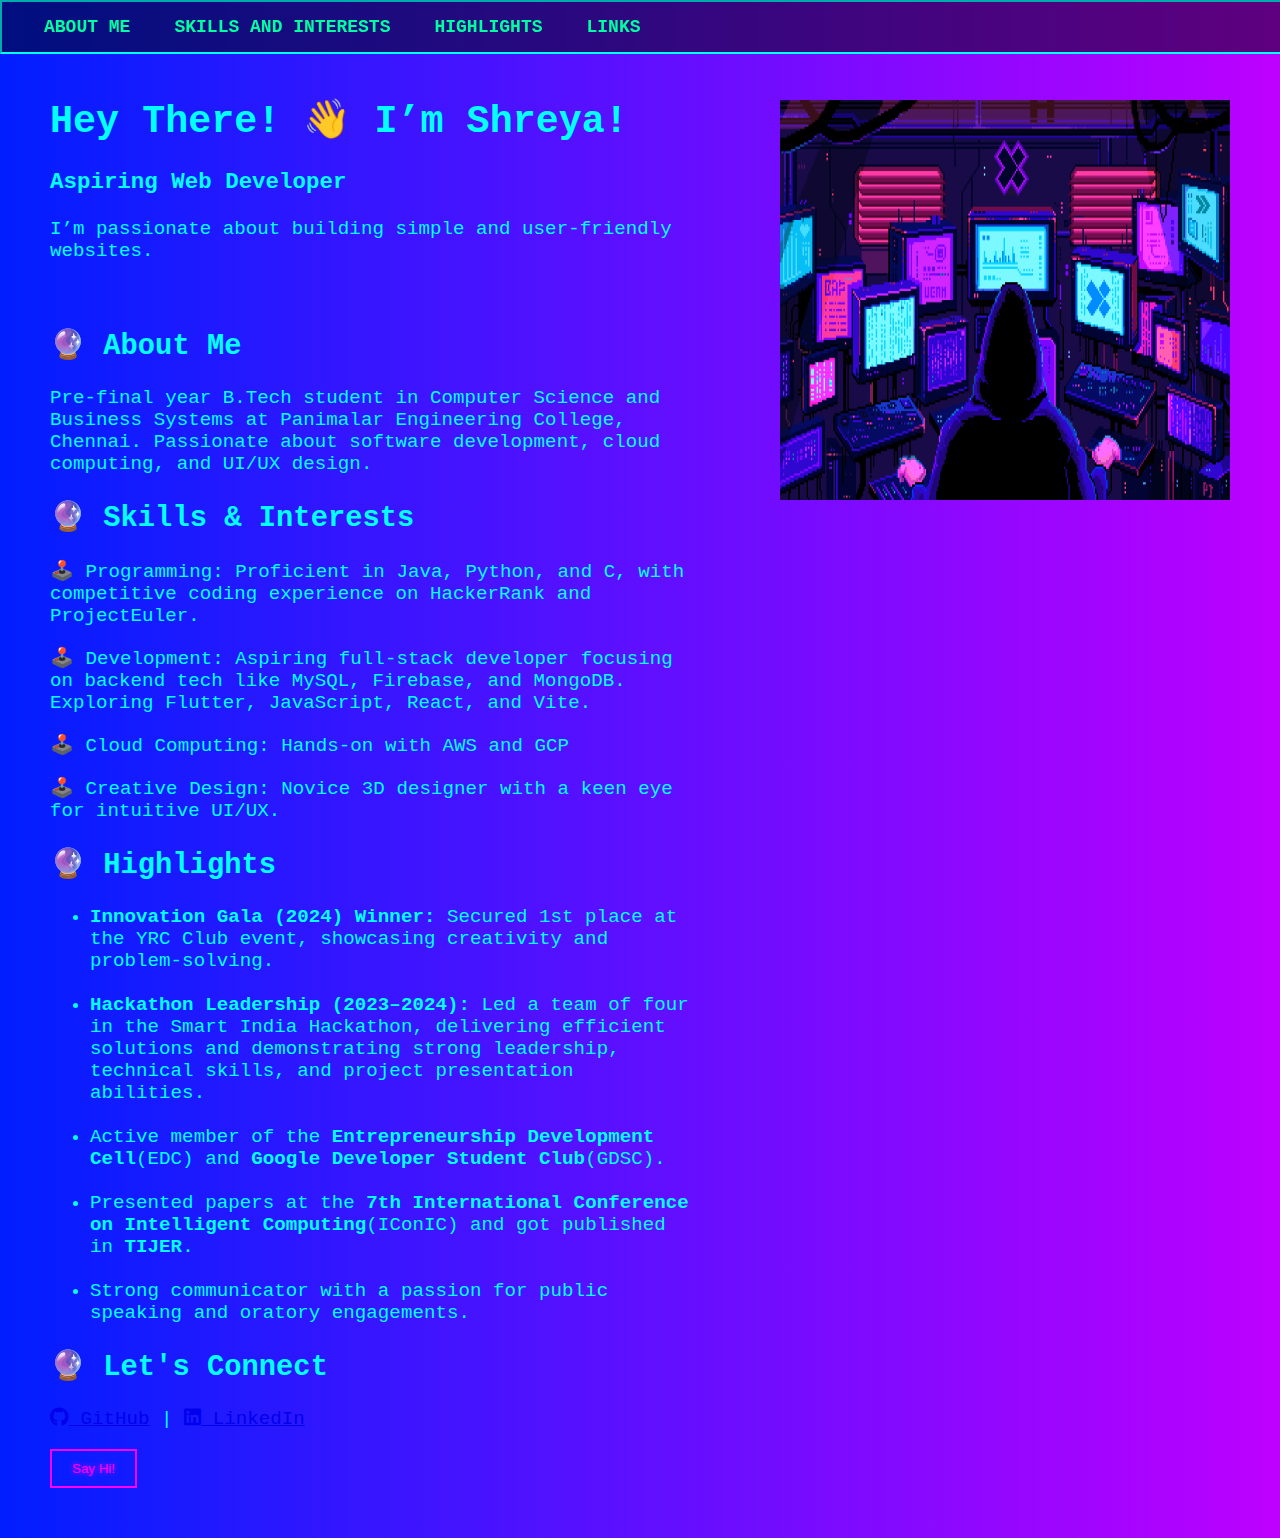
<file: Basics of Web Development/index.html>
<!DOCTYPE html>
<html lang="en">
<head>
    <meta charset="UTF-8">
    <meta name="viewport" content="width=device-width, initial-scale=1.0">
    <link href="style.css" rel="stylesheet">
    <link rel="stylesheet" href="https://cdnjs.cloudflare.com/ajax/libs/font-awesome/6.5.0/css/all.min.css">
    <script src="script.js"></script>
</head>
    <title>Task 1</title>
</head>
<body>
     <nav>
        <div class="nav-links" is="navLinks">
            <ul>
                <li><a href="#about-me">ABOUT ME</a></li>
                <li><a href="#my-skills">SKILLS AND INTERESTS</a></li>
                 <li><a href="#my-high">HIGHLIGHTS</a></li>
                <li><a href="#my-links">LINKS</a></li>
            </ul>
        </div>
    </nav>
    <div class="intro">
    <h1 >Hey There! 👋 I’m Shreya!</h1>
    <h3>Aspiring Web Developer</h3>
    <p>I’m passionate about building simple and user-friendly websites.</p><br>
    <section id="about-me">
        <h2>🔮  About Me</h2>
        <p>Pre-final year B.Tech student in Computer Science and Business Systems at Panimalar Engineering College, Chennai. 
        Passionate about software development, cloud computing, and UI/UX design.</p>
    </section>
    <section id="my-skills">
        <h2>🔮  Skills & Interests</h2>
        <p>🕹️ Programming: Proficient in Java, Python, and C, with competitive coding experience on HackerRank and ProjectEuler.</p>
        <p>🕹️ Development: Aspiring full-stack developer focusing on backend tech like MySQL, Firebase, and MongoDB. Exploring Flutter, JavaScript, React, and Vite.</p>
        <p>🕹️ Cloud Computing: Hands-on with AWS and GCP</p>
        <p>🕹️ Creative Design: Novice 3D designer with a keen eye for intuitive UI/UX.</p>
    </section>
    <section id="my-high">
  <h2>🔮 Highlights</h2>
  <ul>
    <li><strong>Innovation Gala (2024) Winner:</strong> Secured 1st place at the YRC Club event, showcasing creativity and problem-solving.</li><br>
    <li><strong>Hackathon Leadership (2023–2024):</strong> Led a team of four in the Smart India Hackathon, delivering efficient solutions and demonstrating strong leadership, technical skills, and project presentation abilities.</li><br>
    <li>Active member of the <strong>Entrepreneurship Development Cell</strong>(EDC) and <strong>Google Developer Student Club</strong>(GDSC).</li><br>
    <li>Presented papers at the <strong>7th International Conference on Intelligent Computing</strong>(IConIC) and got published in <strong>TIJER</strong>.</li><br>
    <li>Strong communicator with a passion for public speaking and oratory engagements.</li>
  </ul>
</section>
    <section id="my-links">
        <h2>🔮  Let's Connect</h2>
        <p><a href="https://github.com/Shreya3145" target="_blank" rel="noopener noreferrer">
    <i class="fab fa-github"></i> GitHub</a> |
  <a href="https://www.linkedin.com/in/shreya-ravichandiran/" target="_blank" rel="noopener noreferrer">
    <i class="fab fa-linkedin"></i> LinkedIn</a></p>
    </section>
     <section id="button">
          <button onclick="sayHi()">Say Hi!</button>
    </section>
    </div>
    <img class="img" src="images/pixel.gif" alt="cyber.gif">
</body> 
</html>
</file>
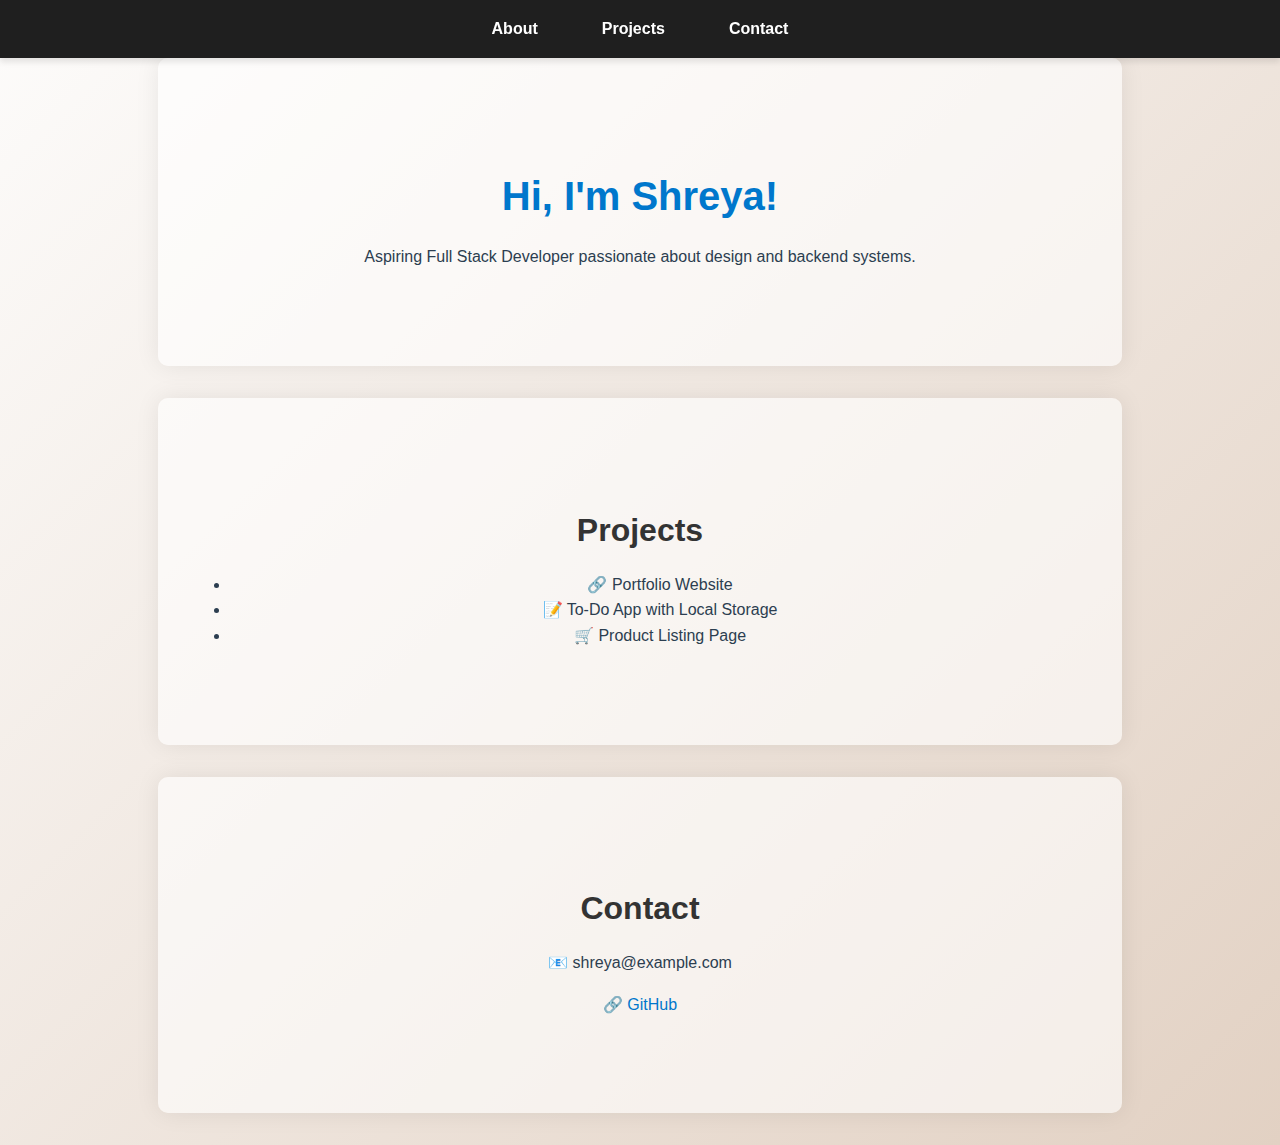
<file: Full Project Implementation/index.html>
<!DOCTYPE html>
<html lang="en">
<head>
  <meta charset="UTF-8" />
  <meta name="viewport" content="width=device-width, initial-scale=1.0" />
  <title>My Portfolio</title>
  <link rel="stylesheet" href="style.css" />
</head>
<body>

  <nav>
    <ul>
      <li><a href="#about">About</a></li>
      <li><a href="#projects">Projects</a></li>
      <li><a href="#contact">Contact</a></li>
    </ul>
  </nav>

  <section id="about">
    <h1>Hi, I'm Shreya!</h1>
    <p>Aspiring Full Stack Developer passionate about design and backend systems.</p>
  </section>

  <section id="projects">
    <h2>Projects</h2>
    <ul>
      <li>🔗 Portfolio Website</li>
      <li>📝 To-Do App with Local Storage</li>
      <li>🛒 Product Listing Page</li>
    </ul>
  </section>

  <section id="contact">
    <h2>Contact</h2>
    <p>📧 shreya@example.com</p>
    <p>🔗 <a href="https://github.com/Shreya3145" target="_blank">GitHub</a></p>
  </section>

  <script src="script.js"></script>
</body>
</html>
</file>
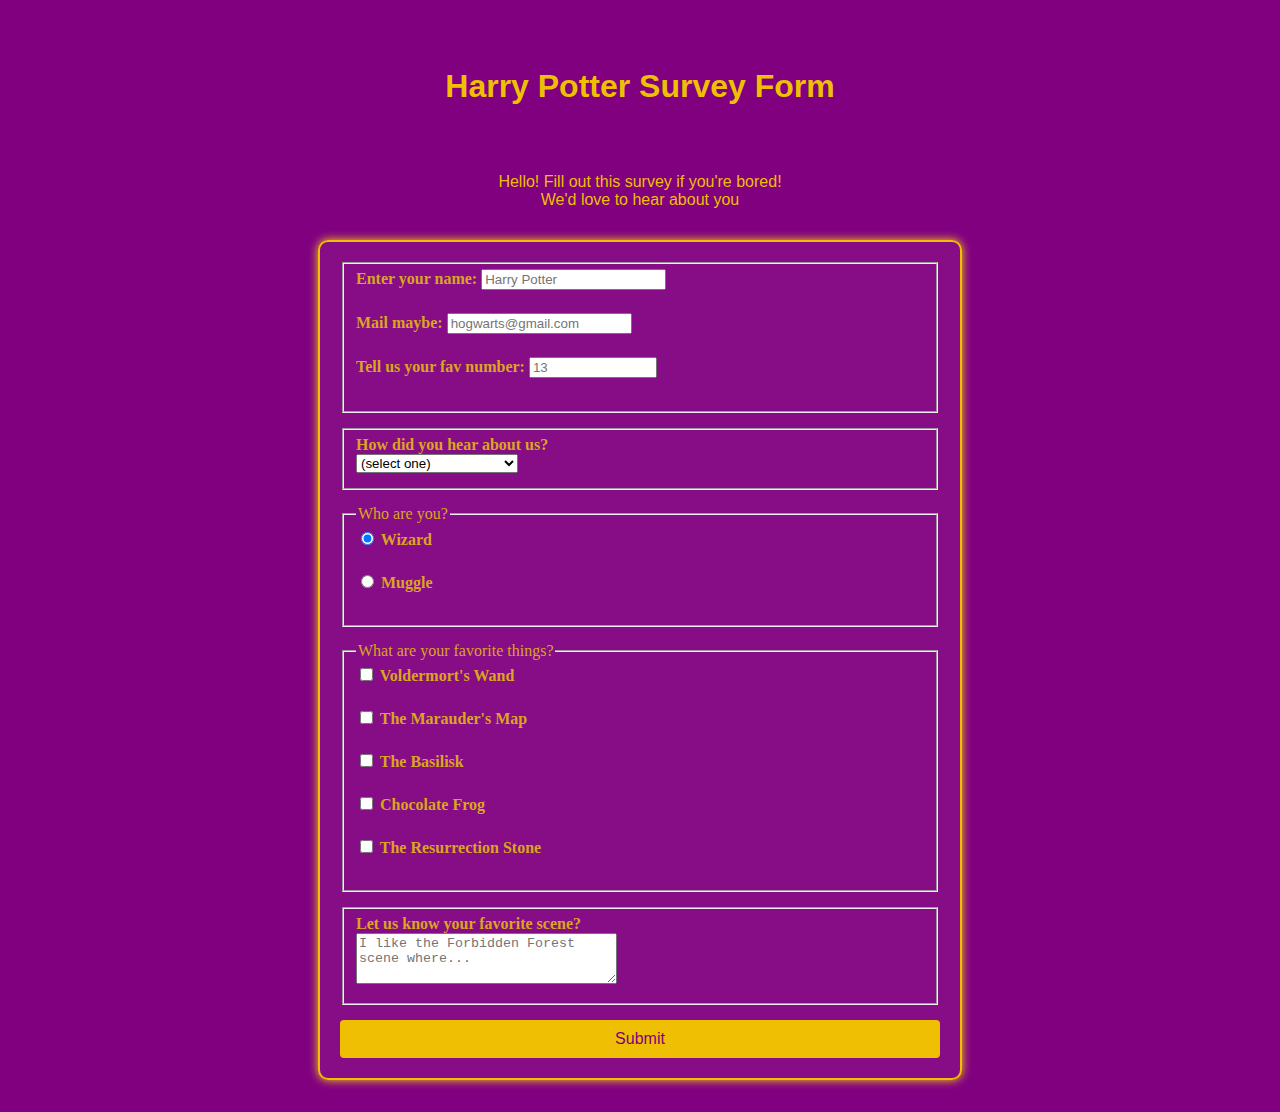
<file: Intermediate HTML, CSS, and JavaScript/index.html>
<!DOCTYPE html>
<html lang="en">
<head>
    <meta charset="UTF-8">
    <meta name="viewport" content="width=device-width, initial-scale=1.0">
    <link href="styles.css" rel="stylesheet">
    <link rel="stylesheet" href="https://cdnjs.cloudflare.com/ajax/libs/font-awesome/6.5.0/css/all.min.css">
</head>
    <title>Task 2</title>
</head>
<body>
    <h1>Harry Potter Survey Form</h1>
    <p>Hello! Fill out this survey if you're bored!<br> We'd love to hear about you</p>
     <form id="survey-form">
        <fieldset>
            <label id="name-label" for="name">Enter your name: <input id="name" type="text" required placeholder="Harry Potter"/></label><br>
            <label id="email-label" for="email">Mail maybe: <input id="email" type="email" required placeholder="hogwarts@gmail.com"/></label><br>
            <label id="number-label" for="number">Tell us your fav number: <input id="number" type="number" required min="-2147483647" max="2147483647" placeholder="13"/></label><br>
        </fieldset>
        
        <fieldset>
            <label id="referrer-label" for="dropdown">How did you hear about us? <br>
                <select id="dropdown" name="referrer">
                    <option value="">(select one)</option>
                    <option value="1">Flying Car</option>
                    <option value="2">A bunch of owls</option>
                    <option value="3">The hidden train station</option>
                    <option value="4">Other</option>
                </select>
            </label>
        </fieldset>

        <fieldset>
            <legend>Who are you?</legend>
            <label for="wizard"><input id="wizard" type="radio" name="type" value="wizard" checked /> Wizard</label><br>
            <label for="muggles"><input id="muggles" type="radio" name="type" value="muggle" /> Muggle</label><br>
        </fieldset>

        <fieldset>
            <legend>What are your favorite things?</legend>
            <label><input class="inline" id="favorite-things-1" type="checkbox" name="favorite-things" value="wand" /> Voldermort's Wand</label><br>
            <label><input class="inline" id="favorite-things-2" type="checkbox" name="favorite-things" value="map" /> The Marauder's Map</label><br>
            <label><input class="inline" id="favorite-things-3" type="checkbox" name="favorite-things" value="basilisk" /> The Basilisk</label><br>
            <label><input class="inline" id="favorite-things-4" type="checkbox" name="favorite-things" value="chocolateFrog" /> Chocolate Frog</label><br>
            <label><input class="inline" id="favorite-things-5" type="checkbox" name="favorite-things" value="stone" /> The Resurrection Stone</label><br>
        </fieldset>

        <fieldset>
            <label for="comments">Let us know your favorite scene?<br>
                <textarea id="comments" name="comments" rows="3" cols="30" placeholder="I like the Forbidden Forest scene where..."></textarea>
            </label>
        </fieldset>

        <input id="submit" type="submit" value="Submit" /> 
    </form>
    <script src="script.js"></script>
</body>
</html>
</file>
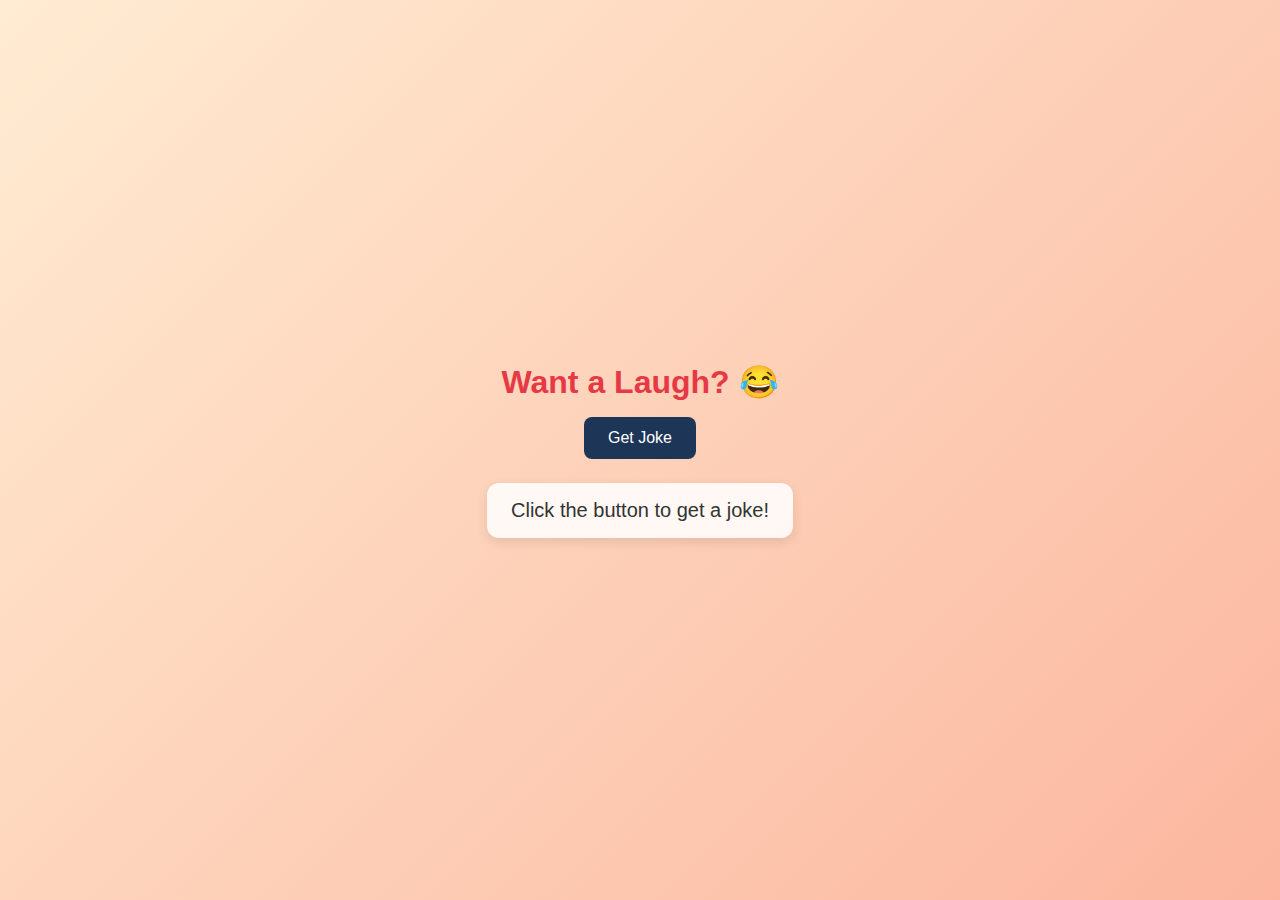
<file: Advanced Styling and JavaScript/api.html>
<!DOCTYPE html>
<html lang="en">
<head>
  <meta charset="UTF-8">
  <title>Random Joke Generator</title>
  <link rel="stylesheet" href="api.css" />
</head>
<body>
  <h1>Want a Laugh? 😂</h1>
  <button onclick="getJoke()">Get Joke</button>
  <p id="joke">Click the button to get a joke!</p>
  <script src="api.js"></script>
</body>
</html>
</file>
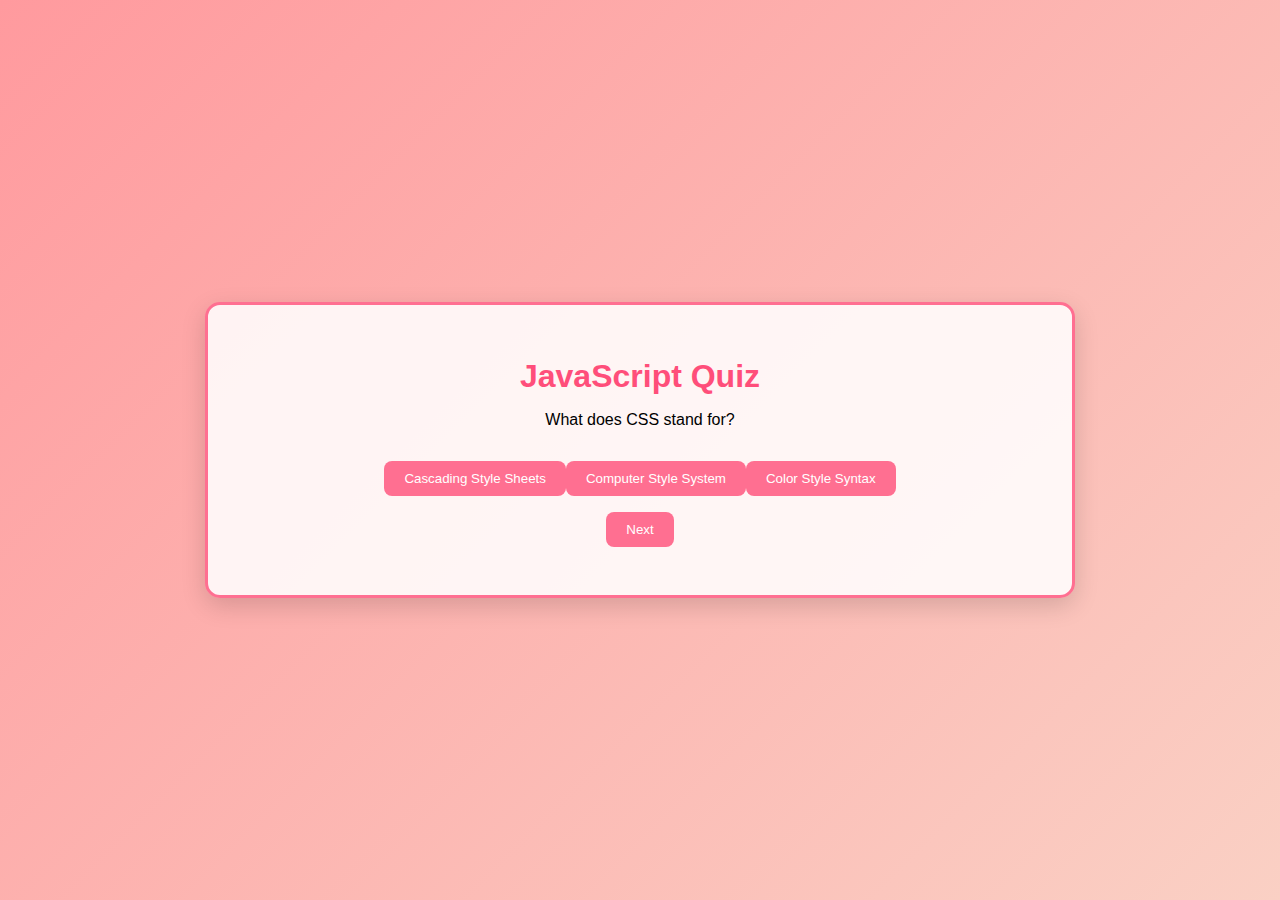
<file: Advanced Styling and JavaScript/quiz.html>
<!DOCTYPE html>
<html lang="en">
<head>
  <meta charset="UTF-8">
  <title>Simple Quiz</title>
  <link rel="stylesheet" href="style.css" />
</head>
<body>
  <div class="container">
    <h1>JavaScript Quiz</h1>
    <p id="question">Loading...</p>
    <div id="options"></div>
    <button onclick="nextQuestion()">Next</button>
    <p id="score"></p>
  </div>
  <script src="quiz.js"></script>
</body>
</html>
</file>
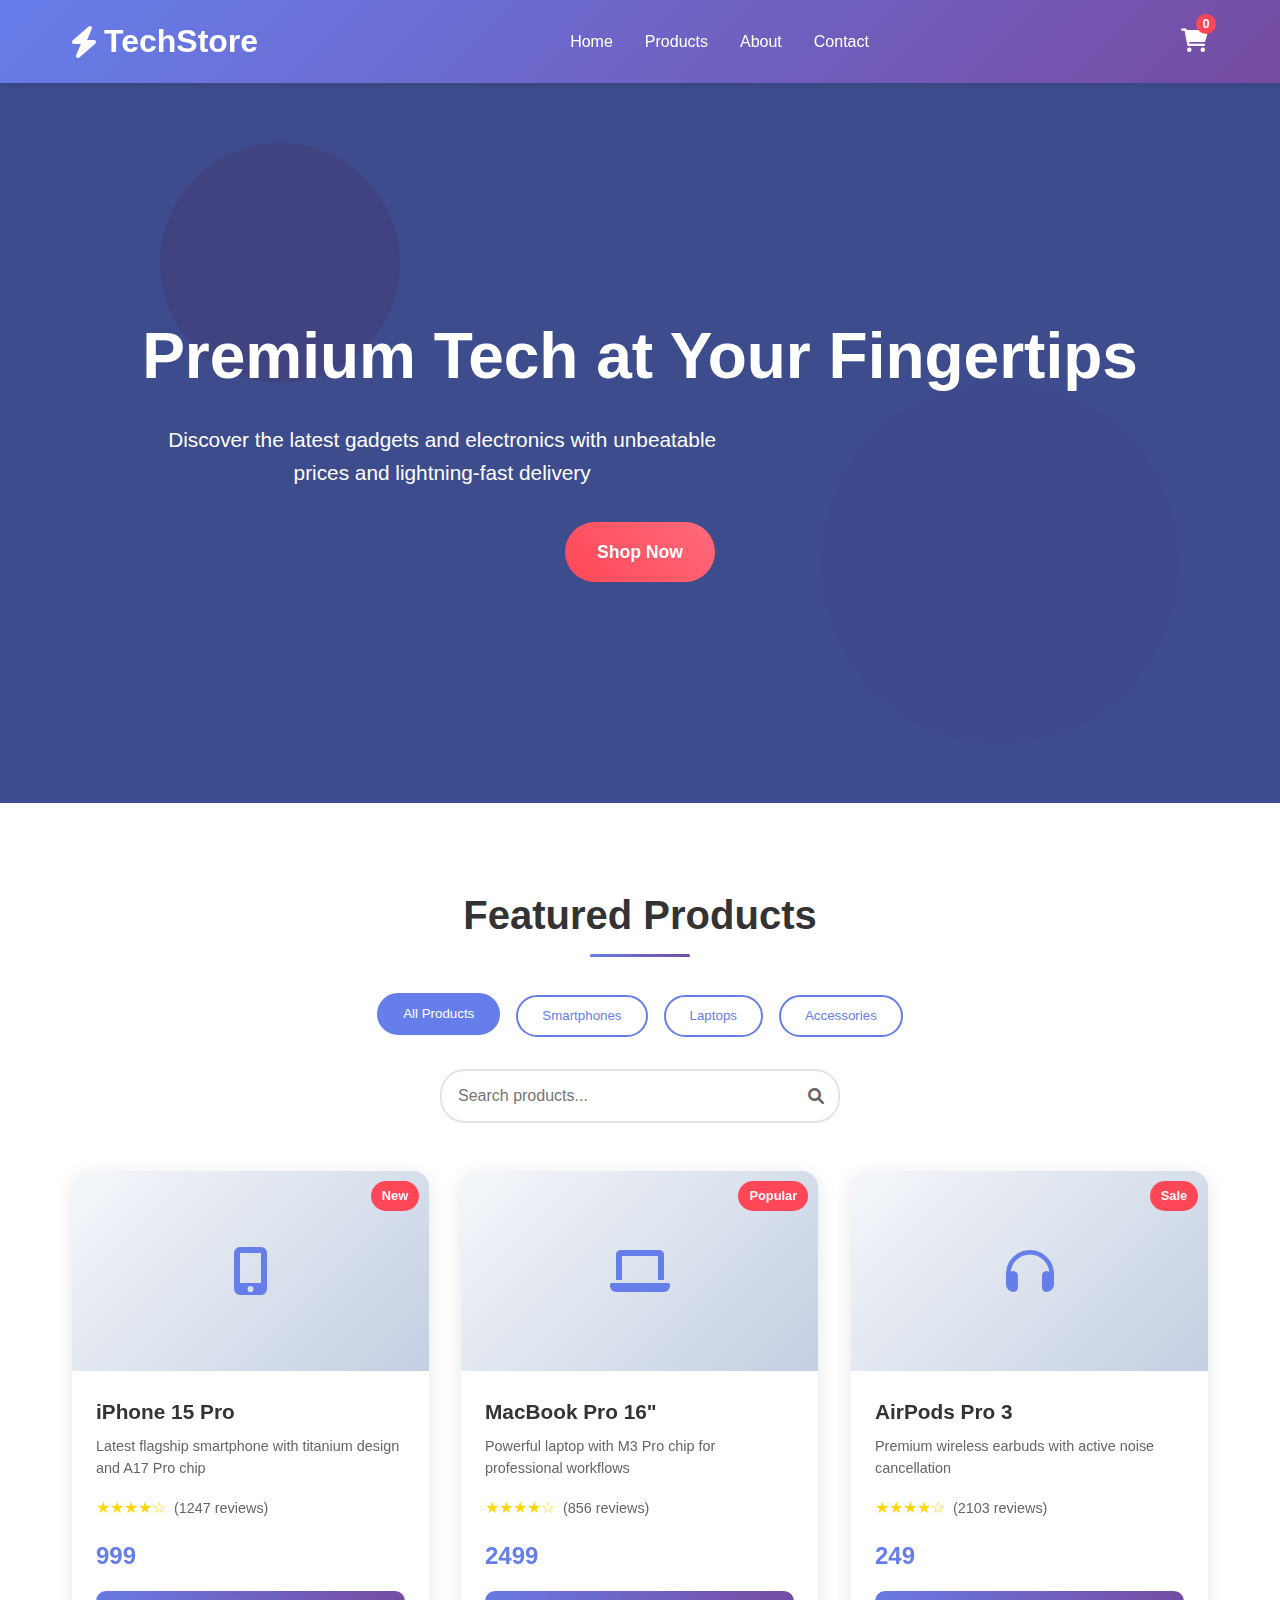
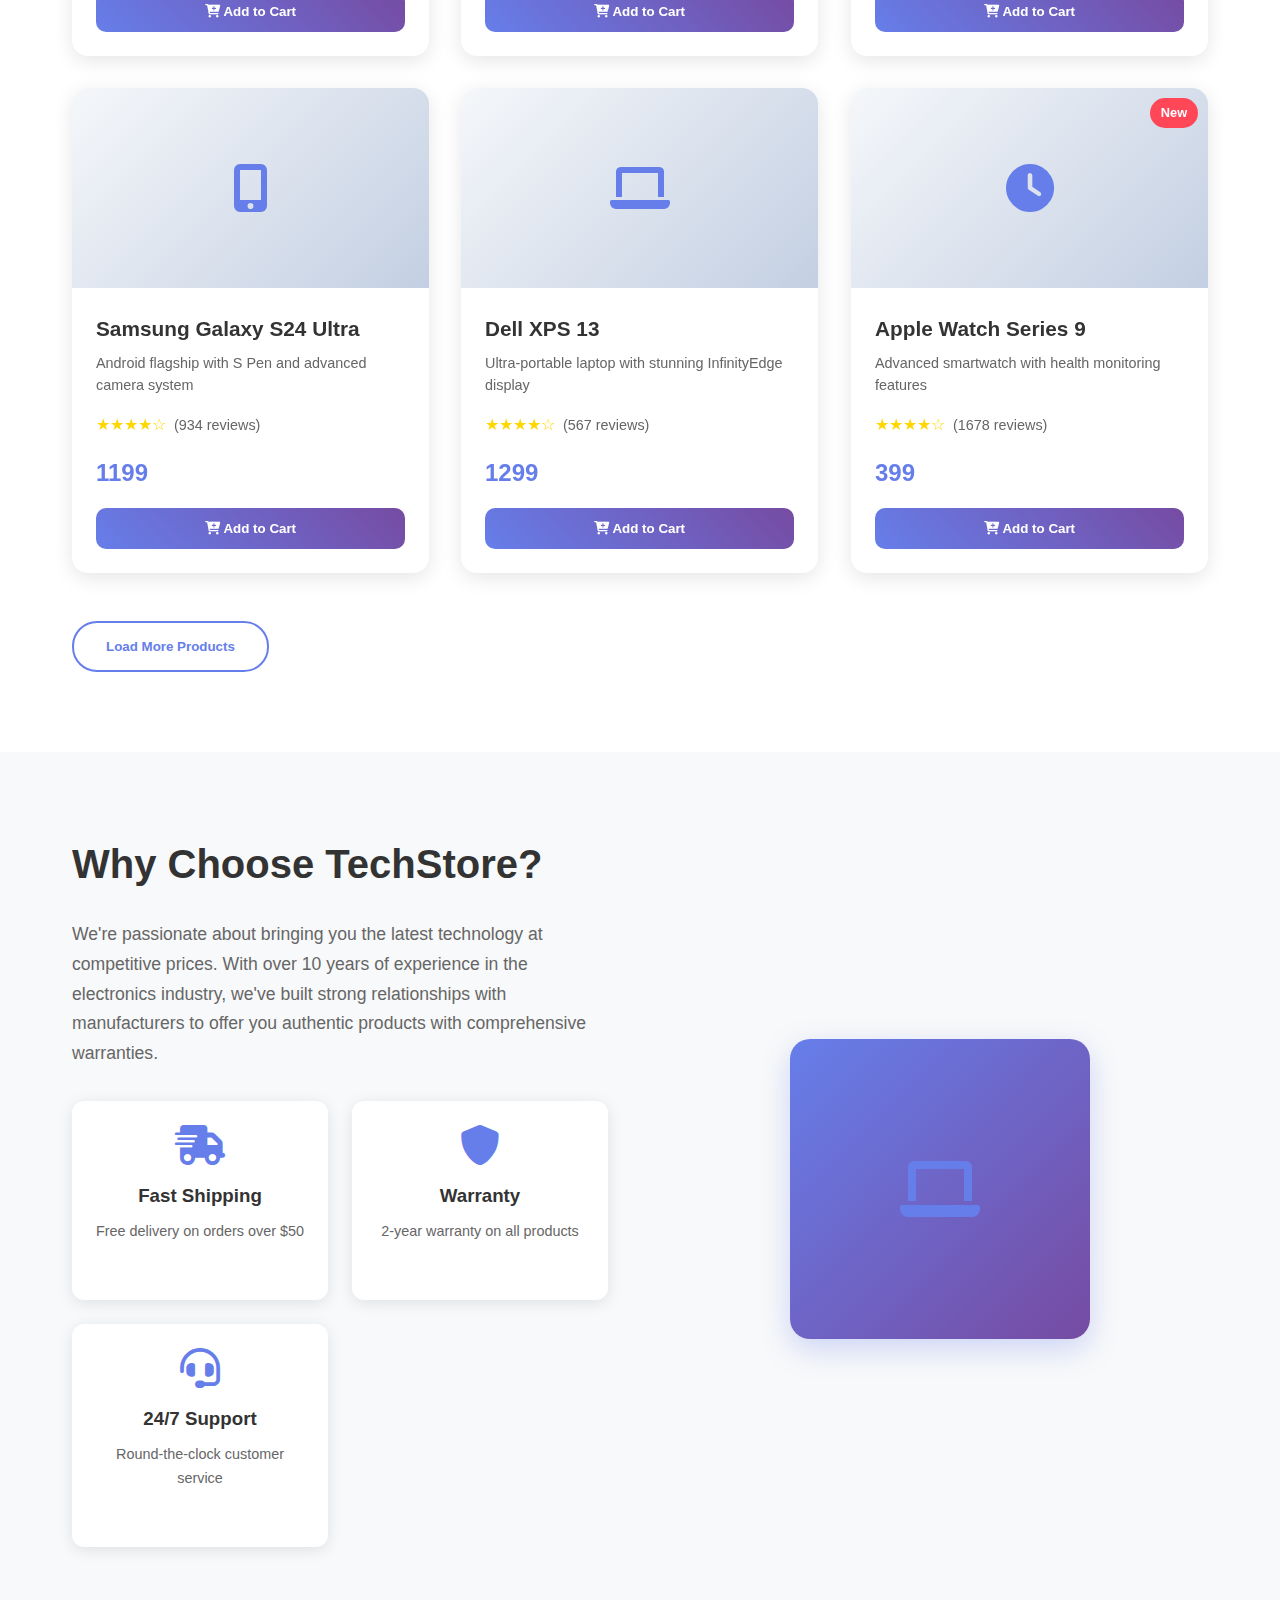
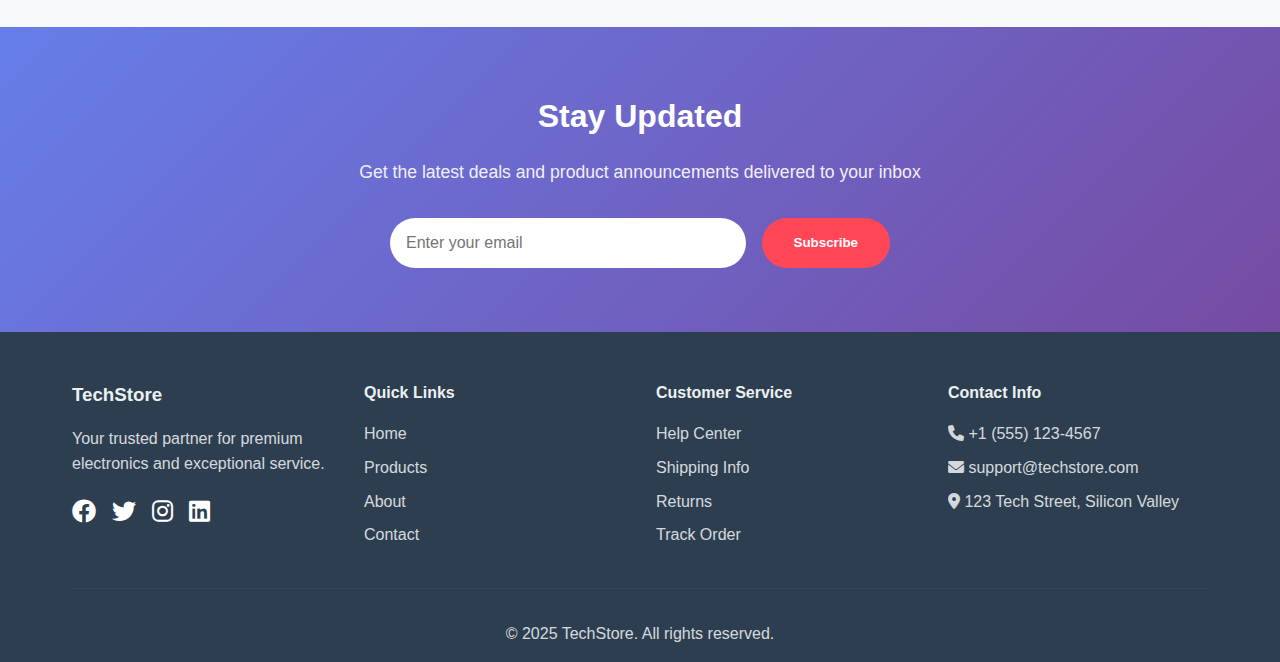
<file: Final Project and Optimization/techproject.html>
<!DOCTYPE html>
<html lang="en">
<head>
    <meta charset="UTF-8">
    <meta name="viewport" content="width=device-width, initial-scale=1.0">
    <title>TechStore - Premium Electronics</title>
    <meta name="description" content="Premium electronics and gadgets at competitive prices">
    
    <!-- Preload critical resources -->
    <link rel="preload" href="https://cdnjs.cloudflare.com/ajax/libs/font-awesome/6.0.0/css/all.min.css" as="style">
    <link rel="preconnect" href="https://fonts.googleapis.com">
    <link rel="preconnect" href="https://fonts.gstatic.com" crossorigin>
    
    <!-- Critical CSS inlined -->
    <style>
        /* Critical Above-the-fold CSS */
        * {
            margin: 0;
            padding: 0;
            box-sizing: border-box;
        }
        
        body {
            font-family: 'Segoe UI', Tahoma, Geneva, Verdana, sans-serif;
            line-height: 1.6;
            color: #333;
            background: #f8f9fa;
        }
        
        .header {
            background: linear-gradient(135deg, #667eea 0%, #764ba2 100%);
            color: white;
            padding: 1rem 0;
            position: sticky;
            top: 0;
            z-index: 1000;
            box-shadow: 0 2px 10px rgba(0,0,0,0.1);
        }
        
        .nav-container {
            max-width: 1200px;
            margin: 0 auto;
            display: flex;
            justify-content: space-between;
            align-items: center;
            padding: 0 2rem;
        }
        
        .logo {
            font-size: 2rem;
            font-weight: bold;
            text-decoration: none;
            color: white;
            display: flex;
            align-items: center;
            gap: 0.5rem;
        }
        
        .nav-menu {
            display: flex;
            list-style: none;
            gap: 2rem;
        }
        
        .nav-menu a {
            color: white;
            text-decoration: none;
            transition: opacity 0.3s ease;
        }
        
        .nav-menu a:hover {
            opacity: 0.8;
        }
        
        .cart-icon {
            position: relative;
            cursor: pointer;
            font-size: 1.5rem;
            transition: transform 0.3s ease;
        }
        
        .cart-icon:hover {
            transform: scale(1.1);
        }
        
        .cart-count {
            position: absolute;
            top: -8px;
            right: -8px;
            background: #ff4757;
            color: white;
            border-radius: 50%;
            width: 20px;
            height: 20px;
            display: flex;
            align-items: center;
            justify-content: center;
            font-size: 0.8rem;
            font-weight: bold;
        }
        
        .mobile-menu-btn {
            display: none;
            background: none;
            border: none;
            color: white;
            font-size: 1.5rem;
            cursor: pointer;
        }
        
        .hero {
            background: linear-gradient(rgba(0,0,0,0.4), rgba(0,0,0,0.4)), url('data:image/svg+xml,<svg xmlns="http://www.w3.org/2000/svg" viewBox="0 0 1200 600"><rect fill="%23667eea" width="1200" height="600"/><circle fill="%23764ba2" cx="300" cy="150" r="100" opacity="0.3"/><circle fill="%23667eea" cx="900" cy="400" r="150" opacity="0.2"/></svg>');
            background-size: cover;
            background-position: center;
            height: 80vh;
            display: flex;
            align-items: center;
            justify-content: center;
            text-align: center;
            color: white;
        }
        
        .hero-content h1 {
            font-size: clamp(2.5rem, 5vw, 4rem);
            margin-bottom: 1rem;
            font-weight: 700;
        }
        
        .hero-content p {
            font-size: clamp(1.1rem, 2vw, 1.3rem);
            margin-bottom: 2rem;
            max-width: 600px;
        }
        
        .cta-button {
            background: linear-gradient(45deg, #ff4757, #ff6b7a);
            color: white;
            padding: 1rem 2rem;
            border: none;
            border-radius: 50px;
            font-size: 1.1rem;
            font-weight: bold;
            cursor: pointer;
            transition: all 0.3s ease;
            text-decoration: none;
            display: inline-block;
        }
        
        .cta-button:hover {
            transform: translateY(-2px);
            box-shadow: 0 10px 25px rgba(255,71,87,0.3);
        }
    </style>
    
    <!-- Non-critical CSS loaded asynchronously -->
    <link rel="preload" href="https://fonts.googleapis.com/css2?family=Inter:wght@300;400;500;600;700&display=swap" as="style" onload="this.onload=null;this.rel='stylesheet'">
    <noscript><link rel="stylesheet" href="https://fonts.googleapis.com/css2?family=Inter:wght@300;400;500;600;700&display=swap"></noscript>
    <link rel="stylesheet" href="https://cdnjs.cloudflare.com/ajax/libs/font-awesome/6.0.0/css/all.min.css">
</head>
<body>
    <!-- Header -->
    <header class="header">
        <nav class="nav-container">
            <a href="#" class="logo">
                <i class="fas fa-bolt"></i>
                TechStore
            </a>
            <ul class="nav-menu" id="navMenu">
                <li><a href="#home">Home</a></li>
                <li><a href="#products">Products</a></li>
                <li><a href="#about">About</a></li>
                <li><a href="#contact">Contact</a></li>
            </ul>
            <div class="nav-actions">
                <div class="cart-icon" id="cartIcon">
                    <i class="fas fa-shopping-cart"></i>
                    <span class="cart-count" id="cartCount">0</span>
                </div>
                <button class="mobile-menu-btn" id="mobileMenuBtn">
                    <i class="fas fa-bars"></i>
                </button>
            </div>
        </nav>
    </header>

    <!-- Hero Section -->
    <section class="hero" id="home">
        <div class="hero-content">
            <h1>Premium Tech at Your Fingertips</h1>
            <p>Discover the latest gadgets and electronics with unbeatable prices and lightning-fast delivery</p>
            <a href="#products" class="cta-button">Shop Now</a>
        </div>
    </section>

    <!-- Products Section -->
    <section class="products-section" id="products">
        <div class="container">
            <h2 class="section-title">Featured Products</h2>
            
            <!-- Filter Controls -->
            <div class="filter-controls">
                <button class="filter-btn active" data-filter="all">All Products</button>
                <button class="filter-btn" data-filter="smartphones">Smartphones</button>
                <button class="filter-btn" data-filter="laptops">Laptops</button>
                <button class="filter-btn" data-filter="accessories">Accessories</button>
            </div>
            
            <!-- Search Bar -->
            <div class="search-container">
                <input type="text" id="searchInput" placeholder="Search products..." class="search-input">
                <i class="fas fa-search search-icon"></i>
            </div>
            
            <!-- Products Grid -->
            <div class="products-grid" id="productsGrid">
                <!-- Products will be loaded dynamically -->
            </div>
            
            <!-- Load More Button -->
            <div class="load-more-container">
                <button class="load-more-btn" id="loadMoreBtn">Load More Products</button>
            </div>
        </div>
    </section>

    <!-- About Section -->
    <section class="about-section" id="about">
        <div class="container">
            <div class="about-content">
                <div class="about-text">
                    <h2>Why Choose TechStore?</h2>
                    <p>We're passionate about bringing you the latest technology at competitive prices. With over 10 years of experience in the electronics industry, we've built strong relationships with manufacturers to offer you authentic products with comprehensive warranties.</p>
                    <div class="features-grid">
                        <div class="feature-card">
                            <i class="fas fa-shipping-fast"></i>
                            <h3>Fast Shipping</h3>
                            <p>Free delivery on orders over $50</p>
                        </div>
                        <div class="feature-card">
                            <i class="fas fa-shield-alt"></i>
                            <h3>Warranty</h3>
                            <p>2-year warranty on all products</p>
                        </div>
                        <div class="feature-card">
                            <i class="fas fa-headset"></i>
                            <h3>24/7 Support</h3>
                            <p>Round-the-clock customer service</p>
                        </div>
                    </div>
                </div>
                <div class="about-image">
                    <div class="image-placeholder">
                        <i class="fas fa-laptop" style="font-size: 4rem; color: #667eea;"></i>
                    </div>
                </div>
            </div>
        </div>
    </section>

    <!-- Newsletter Section -->
    <section class="newsletter-section">
        <div class="container">
            <div class="newsletter-content">
                <h2>Stay Updated</h2>
                <p>Get the latest deals and product announcements delivered to your inbox</p>
                <form class="newsletter-form" id="newsletterForm">
                    <input type="email" placeholder="Enter your email" required class="newsletter-input">
                    <button type="submit" class="newsletter-btn">Subscribe</button>
                </form>
            </div>
        </div>
    </section>

    <!-- Footer -->
    <footer class="footer">
        <div class="container">
            <div class="footer-content">
                <div class="footer-section">
                    <h3>TechStore</h3>
                    <p>Your trusted partner for premium electronics and exceptional service.</p>
                    <div class="social-links">
                        <a href="#"><i class="fab fa-facebook"></i></a>
                        <a href="#"><i class="fab fa-twitter"></i></a>
                        <a href="#"><i class="fab fa-instagram"></i></a>
                        <a href="#"><i class="fab fa-linkedin"></i></a>
                    </div>
                </div>
                <div class="footer-section">
                    <h4>Quick Links</h4>
                    <ul>
                        <li><a href="#home">Home</a></li>
                        <li><a href="#products">Products</a></li>
                        <li><a href="#about">About</a></li>
                        <li><a href="#contact">Contact</a></li>
                    </ul>
                </div>
                <div class="footer-section">
                    <h4>Customer Service</h4>
                    <ul>
                        <li><a href="#">Help Center</a></li>
                        <li><a href="#">Shipping Info</a></li>
                        <li><a href="#">Returns</a></li>
                        <li><a href="#">Track Order</a></li>
                    </ul>
                </div>
                <div class="footer-section">
                    <h4>Contact Info</h4>
                    <p><i class="fas fa-phone"></i> +1 (555) 123-4567</p>
                    <p><i class="fas fa-envelope"></i> support@techstore.com</p>
                    <p><i class="fas fa-map-marker-alt"></i> 123 Tech Street, Silicon Valley</p>
                </div>
            </div>
            <div class="footer-bottom">
                <p>&copy; 2025 TechStore. All rights reserved.</p>
            </div>
        </div>
    </footer>

    <!-- Shopping Cart Modal -->
    <div class="cart-modal" id="cartModal">
        <div class="cart-content">
            <div class="cart-header">
                <h2>Shopping Cart</h2>
                <button class="close-cart" id="closeCart">&times;</button>
            </div>
            <div class="cart-items" id="cartItems">
                <!-- Cart items will be populated here -->
            </div>
            <div class="cart-footer">
                <div class="cart-total">
                    <strong>Total: $<span id="cartTotal">0.00</span></strong>
                </div>
                <button class="checkout-btn" id="checkoutBtn">Proceed to Checkout</button>
            </div>
        </div>
    </div>

    <!-- Loading Spinner -->
    <div class="loading-spinner" id="loadingSpinner">
        <div class="spinner"></div>
    </div>

    <!-- Toast Notifications -->
    <div class="toast-container" id="toastContainer"></div>

    <style>
        /* Main Styles */
        .container {
            max-width: 1200px;
            margin: 0 auto;
            padding: 0 2rem;
        }
        
        .section-title {
            text-align: center;
            font-size: 2.5rem;
            margin-bottom: 3rem;
            color: #333;
            position: relative;
        }
        
        .section-title::after {
            content: '';
            position: absolute;
            bottom: -10px;
            left: 50%;
            transform: translateX(-50%);
            width: 100px;
            height: 3px;
            background: linear-gradient(45deg, #667eea, #764ba2);
            border-radius: 2px;
        }
        
        /* Products Section */
        .products-section {
            padding: 5rem 0;
            background: white;
        }
        
        .filter-controls {
            display: flex;
            justify-content: center;
            gap: 1rem;
            margin-bottom: 2rem;
            flex-wrap: wrap;
        }
        
        .filter-btn {
            padding: 0.7rem 1.5rem;
            border: 2px solid #667eea;
            background: transparent;
            color: #667eea;
            border-radius: 25px;
            cursor: pointer;
            transition: all 0.3s ease;
            font-weight: 500;
        }
        
        .filter-btn:hover,
        .filter-btn.active {
            background: #667eea;
            color: white;
            transform: translateY(-2px);
        }
        
        .search-container {
            position: relative;
            max-width: 400px;
            margin: 0 auto 3rem;
        }
        
        .search-input {
            width: 100%;
            padding: 1rem 3rem 1rem 1rem;
            border: 2px solid #e1e5e9;
            border-radius: 25px;
            font-size: 1rem;
            transition: border-color 0.3s ease;
        }
        
        .search-input:focus {
            outline: none;
            border-color: #667eea;
        }
        
        .search-icon {
            position: absolute;
            right: 1rem;
            top: 50%;
            transform: translateY(-50%);
            color: #666;
        }
        
        .products-grid {
            display: grid;
            grid-template-columns: repeat(auto-fit, minmax(280px, 1fr));
            gap: 2rem;
            margin-bottom: 3rem;
        }
        
        .product-card {
            background: white;
            border-radius: 16px;
            overflow: hidden;
            box-shadow: 0 5px 20px rgba(0,0,0,0.1);
            transition: all 0.3s ease;
            position: relative;
        }
        
        .product-card:hover {
            transform: translateY(-10px);
            box-shadow: 0 15px 40px rgba(0,0,0,0.15);
        }
        
        .product-image {
            height: 200px;
            background: linear-gradient(135deg, #f5f7fa 0%, #c3cfe2 100%);
            display: flex;
            align-items: center;
            justify-content: center;
            font-size: 3rem;
            color: #667eea;
            position: relative;
            overflow: hidden;
        }
        
        .product-badge {
            position: absolute;
            top: 10px;
            right: 10px;
            background: #ff4757;
            color: white;
            padding: 0.3rem 0.7rem;
            border-radius: 15px;
            font-size: 0.8rem;
            font-weight: bold;
        }
        
        .product-info {
            padding: 1.5rem;
        }
        
        .product-title {
            font-size: 1.3rem;
            font-weight: 600;
            margin-bottom: 0.5rem;
            color: #333;
        }
        
        .product-description {
            color: #666;
            margin-bottom: 1rem;
            font-size: 0.9rem;
            line-height: 1.5;
        }
        
        .product-price {
            font-size: 1.5rem;
            font-weight: bold;
            color: #667eea;
            margin-bottom: 1rem;
        }
        
        .product-rating {
            display: flex;
            align-items: center;
            gap: 0.5rem;
            margin-bottom: 1rem;
        }
        
        .stars {
            color: #ffd700;
        }
        
        .rating-text {
            color: #666;
            font-size: 0.9rem;
        }
        
        .add-to-cart-btn {
            width: 100%;
            padding: 0.8rem;
            background: linear-gradient(45deg, #667eea, #764ba2);
            color: white;
            border: none;
            border-radius: 10px;
            font-weight: 600;
            cursor: pointer;
            transition: all 0.3s ease;
        }
        
        .add-to-cart-btn:hover {
            transform: translateY(-2px);
            box-shadow: 0 5px 15px rgba(102, 126, 234, 0.3);
        }
        
        .load-more-container {
            text-align: center;
        }
        
        .load-more-btn {
            padding: 1rem 2rem;
            background: transparent;
            color: #667eea;
            border: 2px solid #667eea;
            border-radius: 25px;
            cursor: pointer;
            transition: all 0.3s ease;
            font-weight: 600;
        }
        
        .load-more-btn:hover {
            background: #667eea;
            color: white;
        }
        
        /* About Section */
        .about-section {
            padding: 5rem 0;
            background: #f8f9fa;
        }
        
        .about-content {
            display: grid;
            grid-template-columns: 1fr 1fr;
            gap: 4rem;
            align-items: center;
        }
        
        .about-text h2 {
            font-size: 2.5rem;
            margin-bottom: 1.5rem;
            color: #333;
        }
        
        .about-text p {
            font-size: 1.1rem;
            line-height: 1.7;
            color: #666;
            margin-bottom: 2rem;
        }
        
        .features-grid {
            display: grid;
            grid-template-columns: repeat(auto-fit, minmax(200px, 1fr));
            gap: 1.5rem;
        }
        
        .feature-card {
            text-align: center;
            padding: 1.5rem;
            background: white;
            border-radius: 12px;
            box-shadow: 0 3px 15px rgba(0,0,0,0.1);
            transition: transform 0.3s ease;
        }
        
        .feature-card:hover {
            transform: translateY(-5px);
        }
        
        .feature-card i {
            font-size: 2.5rem;
            color: #667eea;
            margin-bottom: 1rem;
        }
        
        .feature-card h3 {
            margin-bottom: 0.5rem;
            color: #333;
        }
        
        .feature-card p {
            color: #666;
            font-size: 0.9rem;
        }
        
        .about-image {
            display: flex;
            justify-content: center;
            align-items: center;
        }
        
        .image-placeholder {
            width: 300px;
            height: 300px;
            background: linear-gradient(135deg, #667eea 0%, #764ba2 100%);
            border-radius: 20px;
            display: flex;
            justify-content: center;
            align-items: center;
            color: white;
            box-shadow: 0 10px 30px rgba(102, 126, 234, 0.3);
        }
        
        /* Newsletter Section */
        .newsletter-section {
            padding: 4rem 0;
            background: linear-gradient(135deg, #667eea 0%, #764ba2 100%);
            color: white;
            text-align: center;
        }
        
        .newsletter-content h2 {
            font-size: 2rem;
            margin-bottom: 1rem;
        }
        
        .newsletter-content p {
            font-size: 1.1rem;
            margin-bottom: 2rem;
            opacity: 0.9;
        }
        
        .newsletter-form {
            display: flex;
            max-width: 500px;
            margin: 0 auto;
            gap: 1rem;
        }
        
        .newsletter-input {
            flex: 1;
            padding: 1rem;
            border: none;
            border-radius: 25px;
            font-size: 1rem;
        }
        
        .newsletter-btn {
            padding: 1rem 2rem;
            background: #ff4757;
            color: white;
            border: none;
            border-radius: 25px;
            cursor: pointer;
            font-weight: 600;
            transition: transform 0.3s ease;
        }
        
        .newsletter-btn:hover {
            transform: translateY(-2px);
        }
        
        /* Footer */
        .footer {
            background: #2c3e50;
            color: white;
            padding: 3rem 0 1rem;
        }
        
        .footer-content {
            display: grid;
            grid-template-columns: repeat(auto-fit, minmax(250px, 1fr));
            gap: 2rem;
            margin-bottom: 2rem;
        }
        
        .footer-section h3,
        .footer-section h4 {
            margin-bottom: 1rem;
            color: #ecf0f1;
        }
        
        .footer-section p {
            margin-bottom: 0.5rem;
            opacity: 0.8;
        }
        
        .footer-section ul {
            list-style: none;
        }
        
        .footer-section ul li {
            margin-bottom: 0.5rem;
        }
        
        .footer-section ul li a {
            color: white;
            text-decoration: none;
            opacity: 0.8;
            transition: opacity 0.3s ease;
        }
        
        .footer-section ul li a:hover {
            opacity: 1;
        }
        
        .social-links {
            display: flex;
            gap: 1rem;
            margin-top: 1rem;
        }
        
        .social-links a {
            color: white;
            font-size: 1.5rem;
            transition: transform 0.3s ease;
        }
        
        .social-links a:hover {
            transform: translateY(-3px);
        }
        
        .footer-bottom {
            text-align: center;
            padding-top: 2rem;
            border-top: 1px solid #34495e;
            opacity: 0.8;
        }
        
        /* Cart Modal */
        .cart-modal {
            display: none;
            position: fixed;
            top: 0;
            left: 0;
            right: 0;
            bottom: 0;
            background: rgba(0,0,0,0.5);
            z-index: 2000;
            animation: fadeIn 0.3s ease;
        }
        
        .cart-content {
            position: absolute;
            top: 50%;
            left: 50%;
            transform: translate(-50%, -50%);
            background: white;
            width: 90%;
            max-width: 600px;
            max-height: 80vh;
            border-radius: 16px;
            overflow: hidden;
            box-shadow: 0 20px 60px rgba(0,0,0,0.3);
        }
        
        .cart-header {
            display: flex;
            justify-content: space-between;
            align-items: center;
            padding: 1.5rem;
            border-bottom: 1px solid #eee;
        }
        
        .close-cart {
            background: none;
            border: none;
            font-size: 2rem;
            cursor: pointer;
            color: #666;
        }
        
        .cart-items {
            max-height: 400px;
            overflow-y: auto;
            padding: 1rem;
        }
        
        .cart-item {
            display: flex;
            justify-content: space-between;
            align-items: center;
            padding: 1rem;
            border-bottom: 1px solid #eee;
        }
        
        .cart-item-info {
            flex: 1;
        }
        
        .cart-item-title {
            font-weight: 600;
            margin-bottom: 0.5rem;
        }
        
        .cart-item-price {
            color: #667eea;
            font-weight: bold;
        }
        
        .cart-item-controls {
            display: flex;
            align-items: center;
            gap: 1rem;
        }
        
        .quantity-controls {
            display: flex;
            align-items: center;
            gap: 0.5rem;
        }
        
        .quantity-btn {
            width: 30px;
            height: 30px;
            border: 1px solid #ddd;
            background: white;
            cursor: pointer;
            border-radius: 4px;
        }
        
        .remove-item {
            color: #ff4757;
            background: none;
            border: none;
            cursor: pointer;
            font-size: 1.2rem;
        }
        
        .cart-footer {
            padding: 1.5rem;
            border-top: 1px solid #eee;
            text-align: center;
        }
        
        .cart-total {
            font-size: 1.3rem;
            margin-bottom: 1rem;
        }
        
        .checkout-btn {
            width: 100%;
            padding: 1rem;
            background: linear-gradient(45deg, #667eea, #764ba2);
            color: white;
            border: none;
            border-radius: 10px;
            font-size: 1.1rem;
            font-weight: 600;
            cursor: pointer;
            transition: transform 0.3s ease;
        }
        
        .checkout-btn:hover {
            transform: translateY(-2px);
        }
        
        /* Loading Spinner */
        .loading-spinner {
            display: none;
            position: fixed;
            top: 0;
            left: 0;
            right: 0;
            bottom: 0;
            background: rgba(255,255,255,0.8);
            z-index: 3000;
            justify-content: center;
            align-items: center;
        }
        
        .spinner {
            width: 50px;
            height: 50px;
            border: 5px solid #f3f3f3;
            border-top: 5px solid #667eea;
            border-radius: 50%;
            animation: spin 1s linear infinite;
        }
        
        /* Toast Notifications */
        .toast-container {
            position: fixed;
            top: 100px;
            right: 20px;
            z-index: 4000;
        }
        
        .toast {
            background: #4caf50;
            color: white;
            padding: 1rem 1.5rem;
            border-radius: 8px;
            margin-bottom: 0.5rem;
            box-shadow: 0 5px 15px rgba(0,0,0,0.2);
            animation: slideIn 0.3s ease;
            max-width: 300px;
        }
        
        .toast.error {
            background: #ff4757;
        }
        
        /* Animations */
        @keyframes fadeIn {
            from { opacity: 0; }
            to { opacity: 1; }
        }
        
        @keyframes spin {
            0% { transform: rotate(0deg); }
            100% { transform: rotate(360deg); }
        }
        
        @keyframes slideIn {
            from {
                transform: translateX(100%);
                opacity: 0;
            }
            to {
                transform: translateX(0);
                opacity: 1;
            }
        }
        
        @keyframes pulse {
            0%, 100% { transform: scale(1); }
            50% { transform: scale(1.05); }
        }
        
        /* Responsive Design */
        @media (max-width: 768px) {
            .nav-menu {
                display: none;
                position: absolute;
                top: 100%;
                left: 0;
                right: 0;
                background: linear-gradient(135deg, #667eea 0%, #764ba2 100%);
                flex-direction: column;
                padding: 1rem;
                box-shadow: 0 5px 15px rgba(0,0,0,0.2);
            }
            
            .nav-menu.active {
                display: flex;
            }
            
            .mobile-menu-btn {
                display: block;
            }
            
            .hero-content h1 {
                font-size: 2.5rem;
            }
            
            .about-content {
                grid-template-columns: 1fr;
                text-align: center;
            }
            
            .newsletter-form {
                flex-direction: column;
            }
            
            .filter-controls {
                justify-content: center;
            }
            
            .products-grid {
                grid-template-columns: repeat(auto-fit, minmax(250px, 1fr));
                gap: 1rem;
            }
            
            .cart-content {
                width: 95%;
                margin: 1rem;
            }
            
            .nav-container {
                padding: 0 1rem;
            }
            
            .container {
                padding: 0 1rem;
            }
        }
        
        @media (max-width: 480px) {
            .hero {
                height: 60vh;
            }
            
            .hero-content h1 {
                font-size: 2rem;
            }
            
            .section-title {
                font-size: 2rem;
            }
            
            .products-grid {
                grid-template-columns: 1fr;
            }
            
            .about-text h2 {
                font-size: 2rem;
            }
            
            .features-grid {
                grid-template-columns: 1fr;
            }
        }
        
        /* Utility Classes */
        .hidden {
            display: none !important;
        }
        
        .loading {
            opacity: 0.6;
            pointer-events: none;
        }
        
        .fade-in {
            animation: fadeIn 0.5s ease;
        }
        
        .pulse {
            animation: pulse 0.5s ease;
        }
        
        /* Performance Optimizations */
        .product-card {
            will-change: transform;
        }
        
        .cta-button,
        .add-to-cart-btn {
            will-change: transform;
        }
        
        /* Accessibility */
        .sr-only {
            position: absolute;
            width: 1px;
            height: 1px;
            padding: 0;
            margin: -1px;
            overflow: hidden;
            clip: rect(0, 0, 0, 0);
            white-space: nowrap;
            border: 0;
        }
        
        button:focus,
        input:focus,
        a:focus {
            outline: 2px solid #667eea;
            outline-offset: 2px;
        }
        
        /* High contrast mode support */
        @media (prefers-contrast: high) {
            .product-card {
                border: 2px solid #000;
            }
            
            .cta-button,
            .add-to-cart-btn {
                border: 2px solid #000;
            }
        }
        
        /* Reduced motion support */
        @media (prefers-reduced-motion: reduce) {
            *,
            *::before,
            *::after {
                animation-duration: 0.01ms !important;
                animation-iteration-count: 1 !important;
                transition-duration: 0.01ms !important;
            }
        }
    </style>

    <script>
        // App State Management
        class AppState {
            constructor() {
                this.products = [];
                this.cart = [];
                this.currentFilter = 'all';
                this.searchQuery = '';
                this.displayedProducts = 6;
                this.isLoading = false;
            }
            
            // Cart Management
            addToCart(productId) {
                const product = this.products.find(p => p.id === productId);
                if (!product) return;
                
                const existingItem = this.cart.find(item => item.id === productId);
                if (existingItem) {
                    existingItem.quantity += 1;
                } else {
                    this.cart.push({ ...product, quantity: 1 });
                }
                
                this.updateCartDisplay();
                this.showToast(`${product.name} added to cart!`);
            }
            
            removeFromCart(productId) {
                this.cart = this.cart.filter(item => item.id !== productId);
                this.updateCartDisplay();
                this.showToast('Item removed from cart', 'error');
            }
            
            updateQuantity(productId, newQuantity) {
                if (newQuantity <= 0) {
                    this.removeFromCart(productId);
                    return;
                }
                
                const item = this.cart.find(item => item.id === productId);
                if (item) {
                    item.quantity = newQuantity;
                    this.updateCartDisplay();
                }
            }
            
            updateCartDisplay() {
                const cartCount = document.getElementById('cartCount');
                const cartItems = document.getElementById('cartItems');
                const cartTotal = document.getElementById('cartTotal');
                
                const totalItems = this.cart.reduce((sum, item) => sum + item.quantity, 0);
                const totalPrice = this.cart.reduce((sum, item) => sum + (item.price * item.quantity), 0);
                
                cartCount.textContent = totalItems;
                cartTotal.textContent = totalPrice.toFixed(2);
                
                cartItems.innerHTML = this.cart.length === 0 
                    ? '<p style="text-align: center; padding: 2rem; color: #666;">Your cart is empty</p>'
                    : this.cart.map(item => `
                        <div class="cart-item">
                            <div class="cart-item-info">
                                <div class="cart-item-title">${item.name}</div>
                                <div class="cart-item-price">${item.price}</div>
                            </div>
                            <div class="cart-item-controls">
                                <div class="quantity-controls">
                                    <button class="quantity-btn" onclick="app.updateQuantity(${item.id}, ${item.quantity - 1})">-</button>
                                    <span>${item.quantity}</span>
                                    <button class="quantity-btn" onclick="app.updateQuantity(${item.id}, ${item.quantity + 1})">+</button>
                                </div>
                                <button class="remove-item" onclick="app.removeFromCart(${item.id})">
                                    <i class="fas fa-trash"></i>
                                </button>
                            </div>
                        </div>
                    `).join('');
            }
            
            // Product Management
            setProducts(products) {
                this.products = products;
                this.renderProducts();
            }
            
            filterProducts() {
                let filtered = this.products;
                
                if (this.currentFilter !== 'all') {
                    filtered = filtered.filter(product => product.category === this.currentFilter);
                }
                
                if (this.searchQuery) {
                    const query = this.searchQuery.toLowerCase();
                    filtered = filtered.filter(product => 
                        product.name.toLowerCase().includes(query) ||
                        product.description.toLowerCase().includes(query)
                    );
                }
                
                return filtered;
            }
            
            renderProducts() {
                const grid = document.getElementById('productsGrid');
                const filtered = this.filterProducts();
                const displayed = filtered.slice(0, this.displayedProducts);
                
                grid.innerHTML = displayed.map(product => `
                    <div class="product-card fade-in" data-category="${product.category}">
                        <div class="product-image">
                            <i class="${product.icon}"></i>
                            ${product.badge ? `<div class="product-badge">${product.badge}</div>` : ''}
                        </div>
                        <div class="product-info">
                            <h3 class="product-title">${product.name}</h3>
                            <p class="product-description">${product.description}</p>
                            <div class="product-rating">
                                <div class="stars">
                                    ${'★'.repeat(Math.floor(product.rating))}${'☆'.repeat(5 - Math.floor(product.rating))}
                                </div>
                                <span class="rating-text">(${product.reviews} reviews)</span>
                            </div>
                            <div class="product-price">${product.price}</div>
                            <button class="add-to-cart-btn" onclick="app.addToCart(${product.id})">
                                <i class="fas fa-cart-plus"></i> Add to Cart
                            </button>
                        </div>
                    </div>
                `).join('');
                
                // Update load more button
                const loadMoreBtn = document.getElementById('loadMoreBtn');
                loadMoreBtn.style.display = displayed.length < filtered.length ? 'block' : 'none';
            }
            
            loadMoreProducts() {
                this.displayedProducts += 6;
                this.renderProducts();
            }
            
            // Utility Methods
            showToast(message, type = 'success') {
                const container = document.getElementById('toastContainer');
                const toast = document.createElement('div');
                toast.className = `toast ${type}`;
                toast.innerHTML = `
                    <i class="fas fa-${type === 'success' ? 'check' : 'exclamation'}-circle"></i>
                    ${message}
                `;
                
                container.appendChild(toast);
                
                setTimeout(() => {
                    toast.remove();
                }, 3000);
            }
            
            showLoading() {
                document.getElementById('loadingSpinner').style.display = 'flex';
            }
            
            hideLoading() {
                document.getElementById('loadingSpinner').style.display = 'none';
            }
        }
        
        // Initialize App
        const app = new AppState();
        
        // Sample Product Data
        const sampleProducts = [
            {
                id: 1,
                name: "iPhone 15 Pro",
                description: "Latest flagship smartphone with titanium design and A17 Pro chip",
                price: 999,
                category: "smartphones",
                icon: "fas fa-mobile-alt",
                rating: 4.8,
                reviews: 1247,
                badge: "New"
            },
            {
                id: 2,
                name: "MacBook Pro 16\"",
                description: "Powerful laptop with M3 Pro chip for professional workflows",
                price: 2499,
                category: "laptops",
                icon: "fas fa-laptop",
                rating: 4.9,
                reviews: 856,
                badge: "Popular"
            },
            {
                id: 3,
                name: "AirPods Pro 3",
                description: "Premium wireless earbuds with active noise cancellation",
                price: 249,
                category: "accessories",
                icon: "fas fa-headphones",
                rating: 4.7,
                reviews: 2103,
                badge: "Sale"
            },
            {
                id: 4,
                name: "Samsung Galaxy S24 Ultra",
                description: "Android flagship with S Pen and advanced camera system",
                price: 1199,
                category: "smartphones",
                icon: "fas fa-mobile-alt",
                rating: 4.6,
                reviews: 934,
                badge: null
            },
            {
                id: 5,
                name: "Dell XPS 13",
                description: "Ultra-portable laptop with stunning InfinityEdge display",
                price: 1299,
                category: "laptops",
                icon: "fas fa-laptop",
                rating: 4.5,
                reviews: 567,
                badge: null
            },
            {
                id: 6,
                name: "Apple Watch Series 9",
                description: "Advanced smartwatch with health monitoring features",
                price: 399,
                category: "accessories",
                icon: "fas fa-clock",
                rating: 4.8,
                reviews: 1678,
                badge: "New"
            },
            {
                id: 7,
                name: "Google Pixel 8 Pro",
                description: "AI-powered camera and pure Android experience",
                price: 899,
                category: "smartphones",
                icon: "fas fa-mobile-alt",
                rating: 4.4,
                reviews: 723,
                badge: null
            },
            {
                id: 8,
                name: "Surface Laptop 5",
                description: "Premium Windows laptop with touchscreen display",
                price: 1699,
                category: "laptops",
                icon: "fas fa-laptop",
                rating: 4.3,
                reviews: 445,
                badge: null
            },
            {
                id: 9,
                name: "Sony WH-1000XM5",
                description: "Industry-leading noise canceling wireless headphones",
                price: 399,
                category: "accessories",
                icon: "fas fa-headphones",
                rating: 4.9,
                reviews: 1534,
                badge: "Top Rated"
            }
        ];
        
        // Event Listeners
        document.addEventListener('DOMContentLoaded', function() {
            // Initialize products
            app.setProducts(sampleProducts);
            
            // Mobile menu toggle
            const mobileMenuBtn = document.getElementById('mobileMenuBtn');
            const navMenu = document.getElementById('navMenu');
            
            mobileMenuBtn.addEventListener('click', function() {
                navMenu.classList.toggle('active');
            });
            
            // Filter buttons
            document.querySelectorAll('.filter-btn').forEach(btn => {
                btn.addEventListener('click', function() {
                    document.querySelectorAll('.filter-btn').forEach(b => b.classList.remove('active'));
                    this.classList.add('active');
                    app.currentFilter = this.dataset.filter;
                    app.displayedProducts = 6;
                    app.renderProducts();
                });
            });
            
            // Search functionality
            const searchInput = document.getElementById('searchInput');
            let searchTimeout;
            
            searchInput.addEventListener('input', function() {
                clearTimeout(searchTimeout);
                searchTimeout = setTimeout(() => {
                    app.searchQuery = this.value;
                    app.displayedProducts = 6;
                    app.renderProducts();
                }, 300);
            });
            
            // Load more products
            document.getElementById('loadMoreBtn').addEventListener('click', function() {
                app.showLoading();
                setTimeout(() => {
                    app.loadMoreProducts();
                    app.hideLoading();
                }, 500); // Simulate loading delay
            });
            
            // Cart modal
            const cartIcon = document.getElementById('cartIcon');
            const cartModal = document.getElementById('cartModal');
            const closeCart = document.getElementById('closeCart');
            
            cartIcon.addEventListener('click', function() {
                cartModal.style.display = 'block';
                document.body.style.overflow = 'hidden';
            });
            
            closeCart.addEventListener('click', function() {
                cartModal.style.display = 'none';
                document.body.style.overflow = 'auto';
            });
            
            cartModal.addEventListener('click', function(e) {
                if (e.target === cartModal) {
                    cartModal.style.display = 'none';
                    document.body.style.overflow = 'auto';
                }
            });
            
            // Checkout button
            document.getElementById('checkoutBtn').addEventListener('click', function() {
                if (app.cart.length === 0) {
                    app.showToast('Your cart is empty!', 'error');
                    return;
                }
                
                app.showLoading();
                setTimeout(() => {
                    app.hideLoading();
                    app.showToast('Checkout functionality would be implemented here!');
                    cartModal.style.display = 'none';
                    document.body.style.overflow = 'auto';
                }, 1500);
            });
            
            // Newsletter form
            document.getElementById('newsletterForm').addEventListener('submit', function(e) {
                e.preventDefault();
                const email = this.querySelector('input[type="email"]').value;
                
                app.showLoading();
                setTimeout(() => {
                    app.hideLoading();
                    app.showToast('Thank you for subscribing!');
                    this.reset();
                }, 1000);
            });
            
            // Smooth scrolling for navigation links
            document.querySelectorAll('a[href^="#"]').forEach(anchor => {
                anchor.addEventListener('click', function(e) {
                    e.preventDefault();
                    const target = document.querySelector(this.getAttribute('href'));
                    if (target) {
                        target.scrollIntoView({
                            behavior: 'smooth',
                            block: 'start'
                        });
                    }
                });
            });
            
            // Intersection Observer for animations
            const observerOptions = {
                root: null,
                rootMargin: '0px',
                threshold: 0.1
            };
            
            const observer = new IntersectionObserver((entries) => {
                entries.forEach(entry => {
                    if (entry.isIntersecting) {
                        entry.target.style.animation = 'fadeIn 0.6s ease forwards';
                    }
                });
            }, observerOptions);
            
            // Observe sections for scroll animations
            document.querySelectorAll('.about-section, .newsletter-section').forEach(section => {
                observer.observe(section);
            });
            
            // Performance: Lazy load images when implemented
            if ('IntersectionObserver' in window) {
                const imageObserver = new IntersectionObserver((entries, observer) => {
                    entries.forEach(entry => {
                        if (entry.isIntersecting) {
                            const img = entry.target;
                            if (img.dataset.src) {
                                img.src = img.dataset.src;
                                img.classList.remove('lazy');
                                imageObserver.unobserve(img);
                            }
                        }
                    });
                });
                
                document.querySelectorAll('img[data-src]').forEach(img => {
                    imageObserver.observe(img);
                });
            }
            
            // Service Worker registration for PWA capabilities
            if ('serviceWorker' in navigator) {
                navigator.serviceWorker.register('/sw.js')
                    .then(registration => console.log('SW registered'))
                    .catch(error => console.log('SW registration failed'));
            }
            
            // Error handling for network requests
            window.addEventListener('online', () => {
                app.showToast('Connection restored!');
            });
            
            window.addEventListener('offline', () => {
                app.showToast('You are now offline', 'error');
            });
        });
        
        // Performance monitoring
        window.addEventListener('load', function() {
            // Log performance metrics
            if (window.performance) {
                const perfData = window.performance.timing;
                const loadTime = perfData.loadEventEnd - perfData.navigationStart;
                console.log(`Page load time: ${loadTime}ms`);
                
                // Report to analytics (would be real analytics in production)
                if (loadTime > 3000) {
                    console.warn('Page load time is slow:', loadTime + 'ms');
                }
            }
        });
        
        // Debounce utility for performance
        function debounce(func, wait) {
            let timeout;
            return function executedFunction(...args) {
                const later = () => {
                    clearTimeout(timeout);
                    func(...args);
                };
                clearTimeout(timeout);
                timeout = setTimeout(later, wait);
            };
        }
        
        // Throttle utility for scroll events
        function throttle(func, limit) {
            let inThrottle;
            return function() {
                const args = arguments;
                const context = this;
                if (!inThrottle) {
                    func.apply(context, args);
                    inThrottle = true;
                    setTimeout(() => inThrottle = false, limit);
                }
            }
        }
        
        // Keyboard navigation support
        document.addEventListener('keydown', function(e) {
            // ESC key to close modal
            if (e.key === 'Escape') {
                const cartModal = document.getElementById('cartModal');
                if (cartModal.style.display === 'block') {
                    cartModal.style.display = 'none';
                    document.body.style.overflow = 'auto';
                }
            }
        });
    </script>
</body>
</html>
</file>
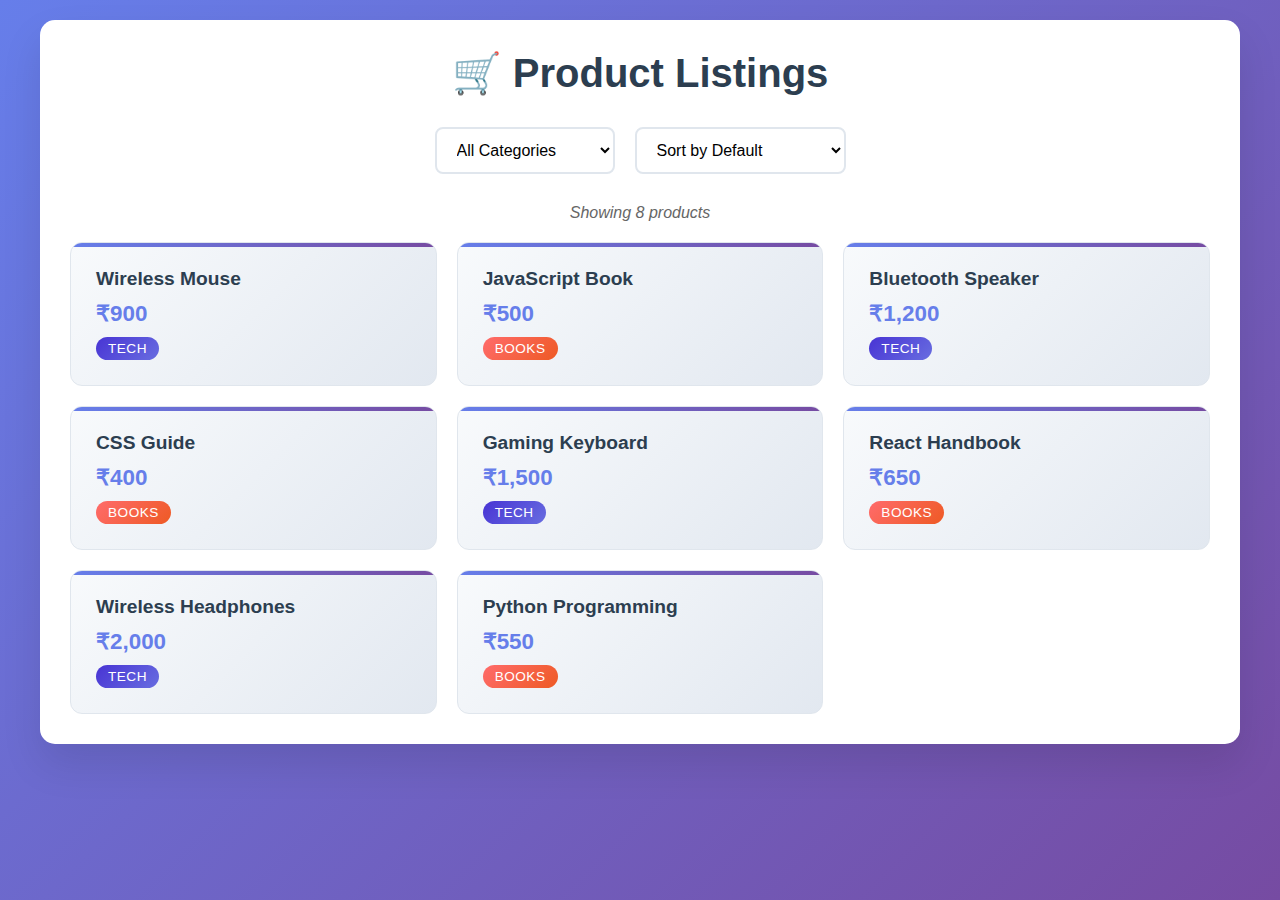
<file: Full Project Implementation/productlisting.html>
<!DOCTYPE html>
<html lang="en">
<head>
    <meta charset="UTF-8">
    <meta name="viewport" content="width=device-width, initial-scale=1.0">
    <title>Product Listings</title>
    <style>
        * {
            margin: 0;
            padding: 0;
            box-sizing: border-box;
        }

        body {
            font-family: -apple-system, BlinkMacSystemFont, 'Segoe UI', Roboto, sans-serif;
            background: linear-gradient(135deg, #667eea 0%, #764ba2 100%);
            min-height: 100vh;
            padding: 20px;
        }

        .container {
            max-width: 1200px;
            margin: 0 auto;
            background: white;
            border-radius: 15px;
            padding: 30px;
            box-shadow: 0 20px 40px rgba(0,0,0,0.1);
        }

        h2 {
            text-align: center;
            color: #2c3e50;
            margin-bottom: 30px;
            font-size: 2.5em;
        }

        .filters {
            display: flex;
            gap: 20px;
            margin-bottom: 30px;
            flex-wrap: wrap;
            align-items: center;
            justify-content: center;
        }

        select {
            padding: 12px 16px;
            border: 2px solid #e0e6ed;
            border-radius: 8px;
            font-size: 16px;
            background: white;
            cursor: pointer;
            transition: all 0.3s ease;
            min-width: 180px;
        }

        select:focus {
            outline: none;
            border-color: #667eea;
            transform: translateY(-2px);
        }

        select:hover {
            border-color: #667eea;
        }

        .products-grid {
            display: grid;
            grid-template-columns: repeat(auto-fill, minmax(280px, 1fr));
            gap: 20px;
            margin-top: 20px;
        }

        .product-card {
            background: linear-gradient(135deg, #f8fafc 0%, #e2e8f0 100%);
            border-radius: 12px;
            padding: 25px;
            transition: all 0.3s ease;
            border: 1px solid #e0e6ed;
            position: relative;
            overflow: hidden;
        }

        .product-card::before {
            content: '';
            position: absolute;
            top: 0;
            left: 0;
            width: 100%;
            height: 4px;
            background: linear-gradient(90deg, #667eea, #764ba2);
        }

        .product-card:hover {
            transform: translateY(-5px);
            box-shadow: 0 15px 30px rgba(0,0,0,0.15);
        }

        .product-name {
            font-size: 1.2em;
            font-weight: 600;
            color: #2c3e50;
            margin-bottom: 10px;
        }

        .product-price {
            font-size: 1.4em;
            font-weight: 700;
            color: #667eea;
            margin-bottom: 10px;
        }

        .product-category {
            display: inline-block;
            background: linear-gradient(135deg, #667eea, #764ba2);
            color: white;
            padding: 4px 12px;
            border-radius: 20px;
            font-size: 0.85em;
            font-weight: 500;
            text-transform: uppercase;
            letter-spacing: 0.5px;
        }

        .category-books {
            background: linear-gradient(135deg, #ff6b6b, #ee5a24) !important;
        }

        .category-tech {
            background: linear-gradient(135deg, #4834d4, #686de0) !important;
        }

        .no-products {
            text-align: center;
            color: #666;
            font-size: 1.2em;
            padding: 60px 20px;
            background: #f8fafc;
            border-radius: 12px;
            border: 2px dashed #ddd;
        }

        .products-count {
            text-align: center;
            color: #666;
            margin-bottom: 20px;
            font-style: italic;
        }

        @media (max-width: 768px) {
            .filters {
                flex-direction: column;
                align-items: stretch;
            }
            
            select {
                min-width: auto;
            }
            
            .products-grid {
                grid-template-columns: 1fr;
            }
        }
    </style>
</head>
<body>
    <div class="container">
        <h2>🛒 Product Listings</h2>
        
        <div class="filters">
            <select id="categoryFilter" onchange="filterAndSort()"> 
                <option value="all">All Categories</option>
                <option value="books">📚 Books</option>
                <option value="tech">💻 Technology</option>
            </select>
            
            <select id="sortBy" onchange="filterAndSort()">
                <option value="default">Sort by Default</option>
                <option value="low-high">💰 Price: Low to High</option>
                <option value="high-low">💎 Price: High to Low</option>
                <option value="name-az">🔤 Name: A to Z</option>
                <option value="name-za">🔤 Name: Z to A</option>
            </select>
        </div>

        <div class="products-count" id="productsCount"></div>
        <div class="products-grid" id="products"></div>
    </div>

    <script>
        const productData = [
            { name: "Wireless Mouse", price: 900, category: "tech" },
            { name: "JavaScript Book", price: 500, category: "books" },
            { name: "Bluetooth Speaker", price: 1200, category: "tech" },
            { name: "CSS Guide", price: 400, category: "books" },
            { name: "Gaming Keyboard", price: 1500, category: "tech" },
            { name: "React Handbook", price: 650, category: "books" },
            { name: "Wireless Headphones", price: 2000, category: "tech" },
            { name: "Python Programming", price: 550, category: "books" }
        ];

        function renderProducts(data) {
            const container = document.getElementById("products");
            const countElement = document.getElementById("productsCount");
            
            countElement.textContent = `Showing ${data.length} product${data.length !== 1 ? 's' : ''}`;
            
            if (data.length === 0) {
                container.innerHTML = '<div class="no-products">No products found matching your criteria</div>';
                return;
            }
            
            container.innerHTML = "";
            data.forEach(p => {
                const productCard = document.createElement('div');
                productCard.className = 'product-card';
                productCard.innerHTML = `
                    <div class="product-name">${p.name}</div>
                    <div class="product-price">₹${p.price.toLocaleString()}</div>
                    <div class="product-category category-${p.category}">${p.category}</div>
                `;
                container.appendChild(productCard);
            });
        }

        function filterAndSort() {
            let filtered = [...productData];
            const category = document.getElementById("categoryFilter").value;
            const sort = document.getElementById("sortBy").value;
            
            // Filter by category
            if (category !== "all") {
                filtered = filtered.filter(p => p.category === category);
            }
            
            // Sort products
            switch(sort) {
                case "low-high":
                    filtered.sort((a, b) => a.price - b.price);
                    break;
                case "high-low":
                    filtered.sort((a, b) => b.price - a.price);
                    break;
                case "name-az":
                    filtered.sort((a, b) => a.name.localeCompare(b.name));
                    break;
                case "name-za":
                    filtered.sort((a, b) => b.name.localeCompare(a.name));
                    break;
                default:
                    // Keep original order
                    break;
            }
            
            renderProducts(filtered);
        }

        // Initialize the page
        window.onload = () => {
            renderProducts(productData);
        };
    </script>
</body>
</html>
</file>
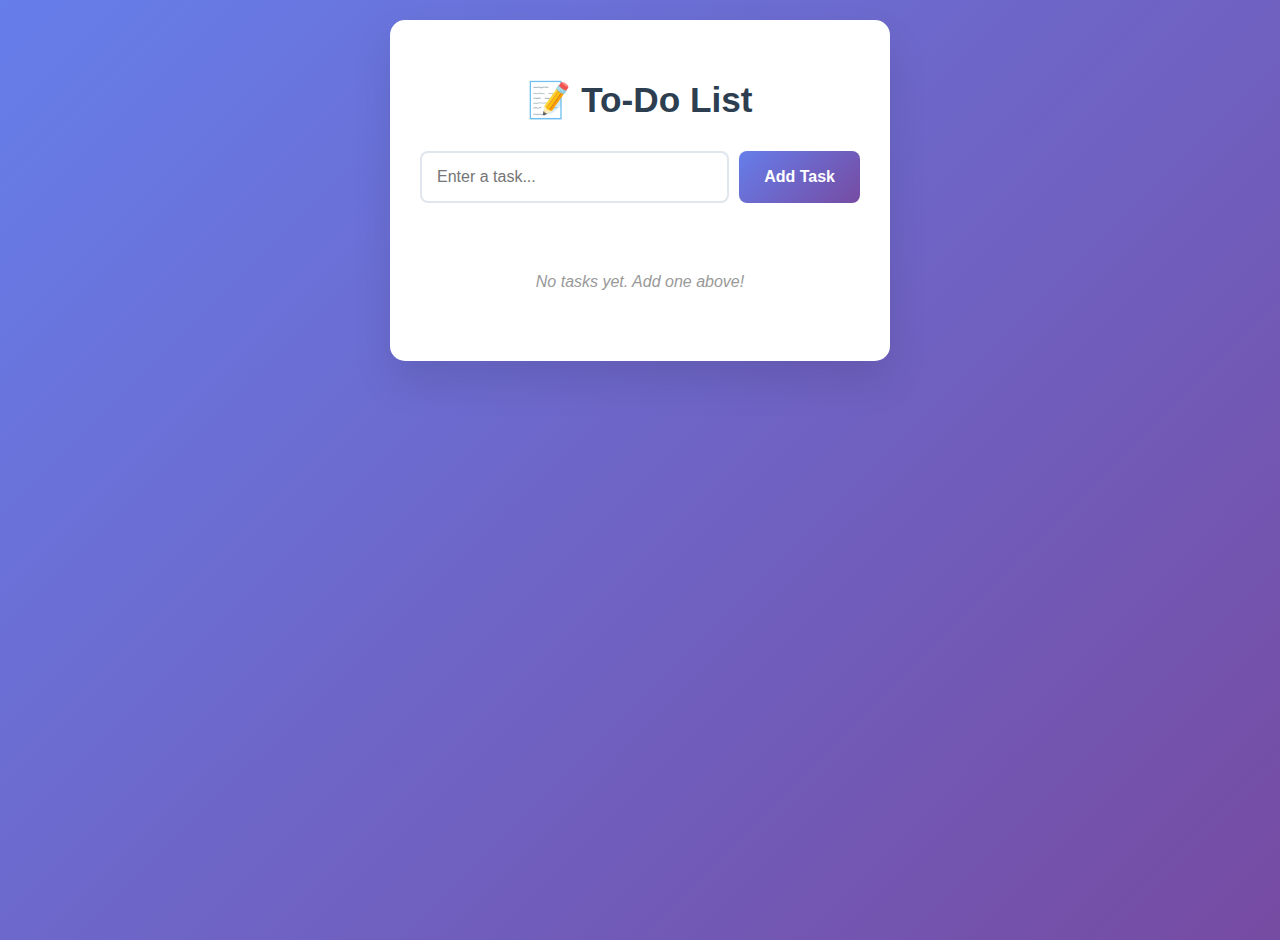
<file: Full Project Implementation/todo.html>
<!DOCTYPE html>
<html lang="en">
<head>
    <meta charset="UTF-8">
    <meta name="viewport" content="width=device-width, initial-scale=1.0">
    <title>To-Do List</title>
    <style>
        body {
            font-family: -apple-system, BlinkMacSystemFont, 'Segoe UI', Roboto, sans-serif;
            max-width: 500px;
            margin: 0 auto;
            padding: 20px;
            background: linear-gradient(135deg, #667eea 0%, #764ba2 100%);
            min-height: 100vh;
            color: #333;
        }
        
        .container {
            background: white;
            border-radius: 15px;
            padding: 30px;
            box-shadow: 0 20px 40px rgba(0,0,0,0.1);
        }
        
        h2 {
            text-align: center;
            margin-bottom: 30px;
            color: #2c3e50;
            font-size: 2.2em;
        }
        
        .input-container {
            display: flex;
            gap: 10px;
            margin-bottom: 30px;
        }
        
        #taskInput {
            flex: 1;
            padding: 15px;
            border: 2px solid #e0e6ed;
            border-radius: 8px;
            font-size: 16px;
            transition: border-color 0.3s ease;
        }
        
        #taskInput:focus {
            outline: none;
            border-color: #667eea;
        }
        
        button {
            padding: 15px 25px;
            background: linear-gradient(135deg, #667eea 0%, #764ba2 100%);
            color: white;
            border: none;
            border-radius: 8px;
            cursor: pointer;
            font-size: 16px;
            font-weight: 600;
            transition: transform 0.2s ease;
        }
        
        button:hover {
            transform: translateY(-2px);
        }
        
        button:active {
            transform: translateY(0);
        }
        
        #taskList {
            list-style: none;
            padding: 0;
            margin: 0;
        }
        
        .task-item {
            background: #f8fafc;
            margin-bottom: 10px;
            padding: 15px;
            border-radius: 8px;
            cursor: pointer;
            transition: all 0.3s ease;
            border-left: 4px solid #667eea;
            display: flex;
            justify-content: space-between;
            align-items: center;
        }
        
        .task-item:hover {
            background: #fee;
            border-left-color: #e74c3c;
            transform: translateX(5px);
        }
        
        .task-text {
            flex: 1;
        }
        
        .delete-hint {
            font-size: 12px;
            color: #999;
            opacity: 0;
            transition: opacity 0.3s ease;
        }
        
        .task-item:hover .delete-hint {
            opacity: 1;
        }
        
        .empty-state {
            text-align: center;
            color: #999;
            font-style: italic;
            padding: 40px 20px;
        }
    </style>
</head>
<body>
    <div class="container">
        <h2>📝 To-Do List</h2>
        <div class="input-container">
            <input type="text" id="taskInput" placeholder="Enter a task..." />
            <button onclick="addTask()">Add Task</button>
        </div>
        <ul id="taskList"></ul>
    </div>

    <script>
        // In-memory storage instead of localStorage
        let tasks = [];

        const input = document.getElementById("taskInput");
        const list = document.getElementById("taskList");

        function loadTasks() {
            list.innerHTML = "";
            
            if (tasks.length === 0) {
                const emptyState = document.createElement("li");
                emptyState.className = "empty-state";
                emptyState.textContent = "No tasks yet. Add one above!";
                list.appendChild(emptyState);
                return;
            }
            
            tasks.forEach((task, i) => {
                const li = document.createElement("li");
                li.className = "task-item";
                
                const taskText = document.createElement("span");
                taskText.className = "task-text";
                taskText.textContent = task;
                
                const deleteHint = document.createElement("span");
                deleteHint.className = "delete-hint";
                deleteHint.textContent = "Click to delete";
                
                li.appendChild(taskText);
                li.appendChild(deleteHint);
                
                li.onclick = () => {
                    tasks.splice(i, 1);
                    loadTasks();
                };
                
                list.appendChild(li);
            });
        }

        function addTask() {
            const task = input.value.trim();
            if (task !== "") {
                tasks.push(task);
                input.value = "";
                loadTasks();
            }
        }

        // Allow Enter key to add tasks
        input.addEventListener("keypress", function(e) {
            if (e.key === "Enter") {
                addTask();
            }
        });

        // Initialize
        window.onload = loadTasks;
    </script>
</body>
</html>
</file>
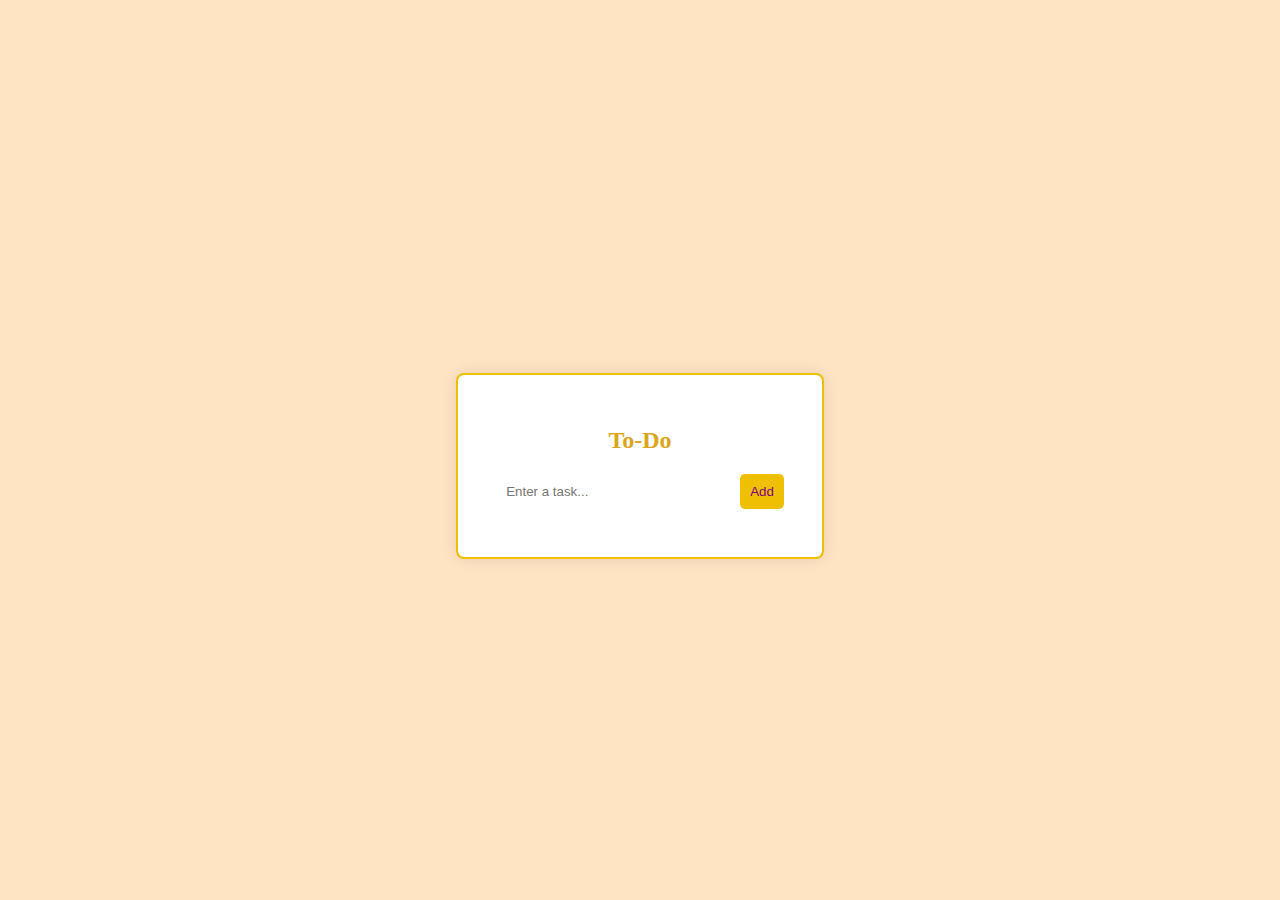
<file: Intermediate HTML, CSS, and JavaScript/todo.html>
<!DOCTYPE html>
<html lang="en">
<head>
    <meta charset="UTF-8">
    <meta name="viewport" content="width=device-width, initial-scale=1.0">
    <title>To do list - Task 2</title>
    <link href="todo.css" rel="stylesheet">
    <link rel="stylesheet" href="https://cdnjs.cloudflare.com/ajax/libs/font-awesome/6.5.0/css/all.min.css">
</head>
<body>
    <div id="todo-container">
        <h2>To-Do</h2>
        <input type="text" id="todo-input" placeholder="Enter a task..." />
        <button id="add-btn">Add</button>
        <ul id="todo-list"></ul>
</div>
<script src = "todo.js"></script>
</body>
</html>
</file>
<file: Basics of Web Development/style.css>
html {
  scroll-behavior: smooth;
  background: linear-gradient(to right, #001eff, #bd00ff);
}

body {
  margin: 0;
  padding: 0;
  font-family: 'Courier New', Courier, monospace;
  color: aqua;
}
.intro {
  font-size: larger;
  margin: 50px 30px 30px 30px; 
  padding: 20px;
  width: 50%;
  color: aqua;
  float: left;
}

img {
  float: right;
  margin: 100px 50px 20px 20px; 
  width: 450px;
  height: 400px;
}

nav {
  display: flex;
  align-items: center;
  padding: 15px 30px;
  position: fixed;
  top: 0;
  width: 100%;
  z-index: 100;
  border: 2px inset aqua;
  background-color: rgba(0, 0, 0, 0.5); 
}

.nav-links ul {
  list-style: none;
  padding: 0;
  margin: 0;
  display: flex;
}

.nav-links ul li {
  margin-left: 20px;
}

.nav-links ul li:first-child {
  margin-left: 0;
}

.nav-links ul li a {
  text-decoration: none;
  color: #00ff9f;
  padding: 8px 12px;
  font-family: 'Courier New', Courier, monospace;
  font-weight: bolder;
  font-size: large;
}

.my-links {
  color: #00ff9f;
  text-decoration: none;
}

button {
  background-color: transparent;
  border: 2px solid #ff00ff;
  color: #ff00ff;
  padding: 10px 20px;
  text-shadow: 0 0 5px #ff00ff;
  transition: 0.3s ease;
}

button:hover {
  box-shadow: 0 0 20px #ff00ff;
  color: black;
  background-color: #ff00ff;
  align-items: center;
}
</file>
<file: Full Project Implementation/style.css>
/* Base Styling */
body {
  font-family: 'Segoe UI', Roboto, sans-serif;
  margin: 0;
  background: linear-gradient(135deg, #fdfcfb, #e2d1c3);
  color: #2c3e50;
  scroll-behavior: smooth;
  line-height: 1.6;
}

/* Navigation Bar */
nav {
  background-color: #1f1f1f;
  padding: 1rem;
  position: sticky;
  top: 0;
  z-index: 999;
  box-shadow: 0 4px 6px rgba(0, 0, 0, 0.1);
}

nav ul {
  list-style: none;
  padding: 0;
  margin: 0;
  display: flex;
  justify-content: center;
  flex-wrap: wrap;
}

nav li {
  margin: 0 20px;
}

nav a {
  color: #fff;
  text-decoration: none;
  font-weight: bold;
  font-size: 1rem;
  padding: 8px 12px;
  transition: all 0.3s ease;
  border-radius: 4px;
}

nav a:hover {
  background-color: #0077cc;
  color: #fff;
}

/* Section Styling */
section {
  padding: 5rem 2rem;
  max-width: 900px;
  margin: auto;
  text-align: center;
  background: rgba(255, 255, 255, 0.6);
  margin-bottom: 2rem;
  border-radius: 10px;
  box-shadow: 0 0 25px rgba(0, 0, 0, 0.08);
  transition: transform 0.3s ease;
}

section:hover {
  transform: scale(1.01);
}

/* Headings */
h1 {
  font-size: 2.5rem;
  margin-bottom: 0.5rem;
  color: #0077cc;
}

h2 {
  font-size: 2rem;
  margin-bottom: 1rem;
  color: #333;
}

/* Links */
a {
  color: #0077cc;
  text-decoration: none;
}

a:hover {
  text-decoration: underline;
}

/* Responsive Design */
@media (max-width: 600px) {
  nav ul {
    flex-direction: column;
    gap: 10px;
  }

  nav li {
    margin: 0;
  }

  h1 {
    font-size: 2rem;
  }

  h2 {
    font-size: 1.5rem;
  }

  section {
    padding: 3rem 1rem;
  }
}
</file>
<file: Intermediate HTML, CSS, and JavaScript/styles.css>
h1, p {
    font-family: Arial, Helvetica, sans-serif;
    color: #EFBF04;
    text-align: center;
    background-color: purple;
    padding: 15px;
}

body {
    display: flex;
    justify-content: center;
    align-items: center;
    flex-direction: column;
    margin: 0;
    min-height: 100vh;
    padding: 2rem;
    background-color: purple;
    color: goldenrod;
}

form {
    max-width: 600px;
    width: 100%;
    background-color: rgba(255, 255, 255, 0.05);
    padding: 20px;
    border-radius: 10px;
    border: 2px solid #efbf04;
    box-shadow: 0 0 10px gold;
}

label {
    font-weight: bold;
    margin-bottom: 5px;
    display: block;
}

fieldset {
    margin-bottom: 15px;
}

#submit {
    background-color: #EFBF04;
    color: purple;
    padding: 10px 20px;
    border: none;
    border-radius: 4px;
    cursor: pointer;
    font-size: 16px;
    width: 100%;
    transition: background-color 0.3s ease;
}

#submit:hover {
    background-color: peachpuff;
}
</file>
<file: Advanced Styling and JavaScript/style.css>
body {
  font-family: Arial, sans-serif;
  margin: 0;
  padding: 0;
  min-height: 100vh;
  display: flex;
  justify-content: center;
  align-items: center;
  background: linear-gradient(135deg, #ff9a9e, #fad0c4);
  text-align: center;
}

.container {
  max-width: 800px;
  width: 90%;
  background: #ffffffdd;
  padding: 2rem;
  border-radius: 15px;
  box-shadow: 0 8px 25px rgba(0, 0, 0, 0.15);
  border: 3px solid #ff6f91;
}

h1 {
  color: #ff4e7a;
  font-size: 2rem;
  margin-bottom: 1rem;
}

button {
  background-color: #ff6f91;
  color: white;
  padding: 10px 20px;
  border: none;
  border-radius: 8px;
  cursor: pointer;
  margin-top: 1rem;
  transition: background-color 0.3s ease;
}

button:hover {
  background-color: #ff3f70;
}

/* Mobile */
@media (max-width: 600px) {
  .container {
    padding: 1rem;
  }

  h1 {
    font-size: 1.5rem;
  }
}
</file>
<file: Intermediate HTML, CSS, and JavaScript/todo.css>
#todo-container {
  background-color: rgba(255, 255, 255, 0.05);
  padding: 20px;
  border: 2px solid #efbf04;
  border-radius: 10px;
  box-shadow: 0 0 10px gold;
  max-width: 400px;
  margin-top: 2rem;
  color: goldenrod;
}

#todo-input {
  padding: 10px;
  width: 70%;
  border-radius: 5px;
  border: none;
  margin-right: 10px;
}

#add-btn {
  padding: 10px;
  background-color: #efbf04;
  color: purple;
  border: none;
  border-radius: 5px;
  cursor: pointer;
}

#todo-list {
  margin-top: 15px;
  list-style: none;
  padding-left: 0;
}

#todo-list li {
  background-color: #321a6d;
  margin-bottom: 10px;
  padding: 10px;
  border-radius: 5px;
  position: relative;
}

#todo-list li span {
  position: absolute;
  right: 10px;
  cursor: pointer;
  color: red;
}
body {
  display: flex;
  justify-content: center;
  align-items: center;
  min-height: 100vh;
  margin: 0;
  background-color: bisque;
}

#todo-container {
  background: white;
  padding: 2rem;
  border-radius: 8px;
  box-shadow: 0 0 15px rgba(0,0,0,0.1);
  width: 300px;
  text-align: center;
}
</file>
<file: Advanced Styling and JavaScript/api.css>
/* Reset and Base Styles */
* {
  box-sizing: border-box;
  margin: 0;
  padding: 0;
}

body {
  font-family: 'Segoe UI', Tahoma, Geneva, Verdana, sans-serif;
  background: linear-gradient(135deg, #ffecd2, #fcb69f);
  color: #333;
  min-height: 100vh;
  display: flex;
  flex-direction: column;
  justify-content: center;
  align-items: center;
  text-align: center;
  padding: 2rem;
}

/* Header */
h1 {
  font-size: 2rem;
  margin-bottom: 1rem;
  color: #e63946;
}

/* Joke Text */
#joke {
  font-size: 1.25rem;
  margin-top: 1.5rem;
  padding: 1rem 1.5rem;
  background-color: rgba(255, 255, 255, 0.85);
  border-radius: 12px;
  max-width: 600px;
  box-shadow: 0 4px 12px rgba(0,0,0,0.1);
}

/* Button Style */
button {
  padding: 0.75rem 1.5rem;
  background-color: #1d3557;
  color: white;
  border: none;
  border-radius: 8px;
  font-size: 1rem;
  cursor: pointer;
  transition: background-color 0.3s ease, transform 0.2s;
}

button:hover {
  background-color: #457b9d;
  transform: scale(1.05);
}

/* Mobile Responsive */
@media (max-width: 600px) {
  h1 {
    font-size: 1.5rem;
  }

  #joke {
    font-size: 1rem;
    padding: 1rem;
  }

  button {
    width: 100%;
    font-size: 1rem;
  }
}
</file>
